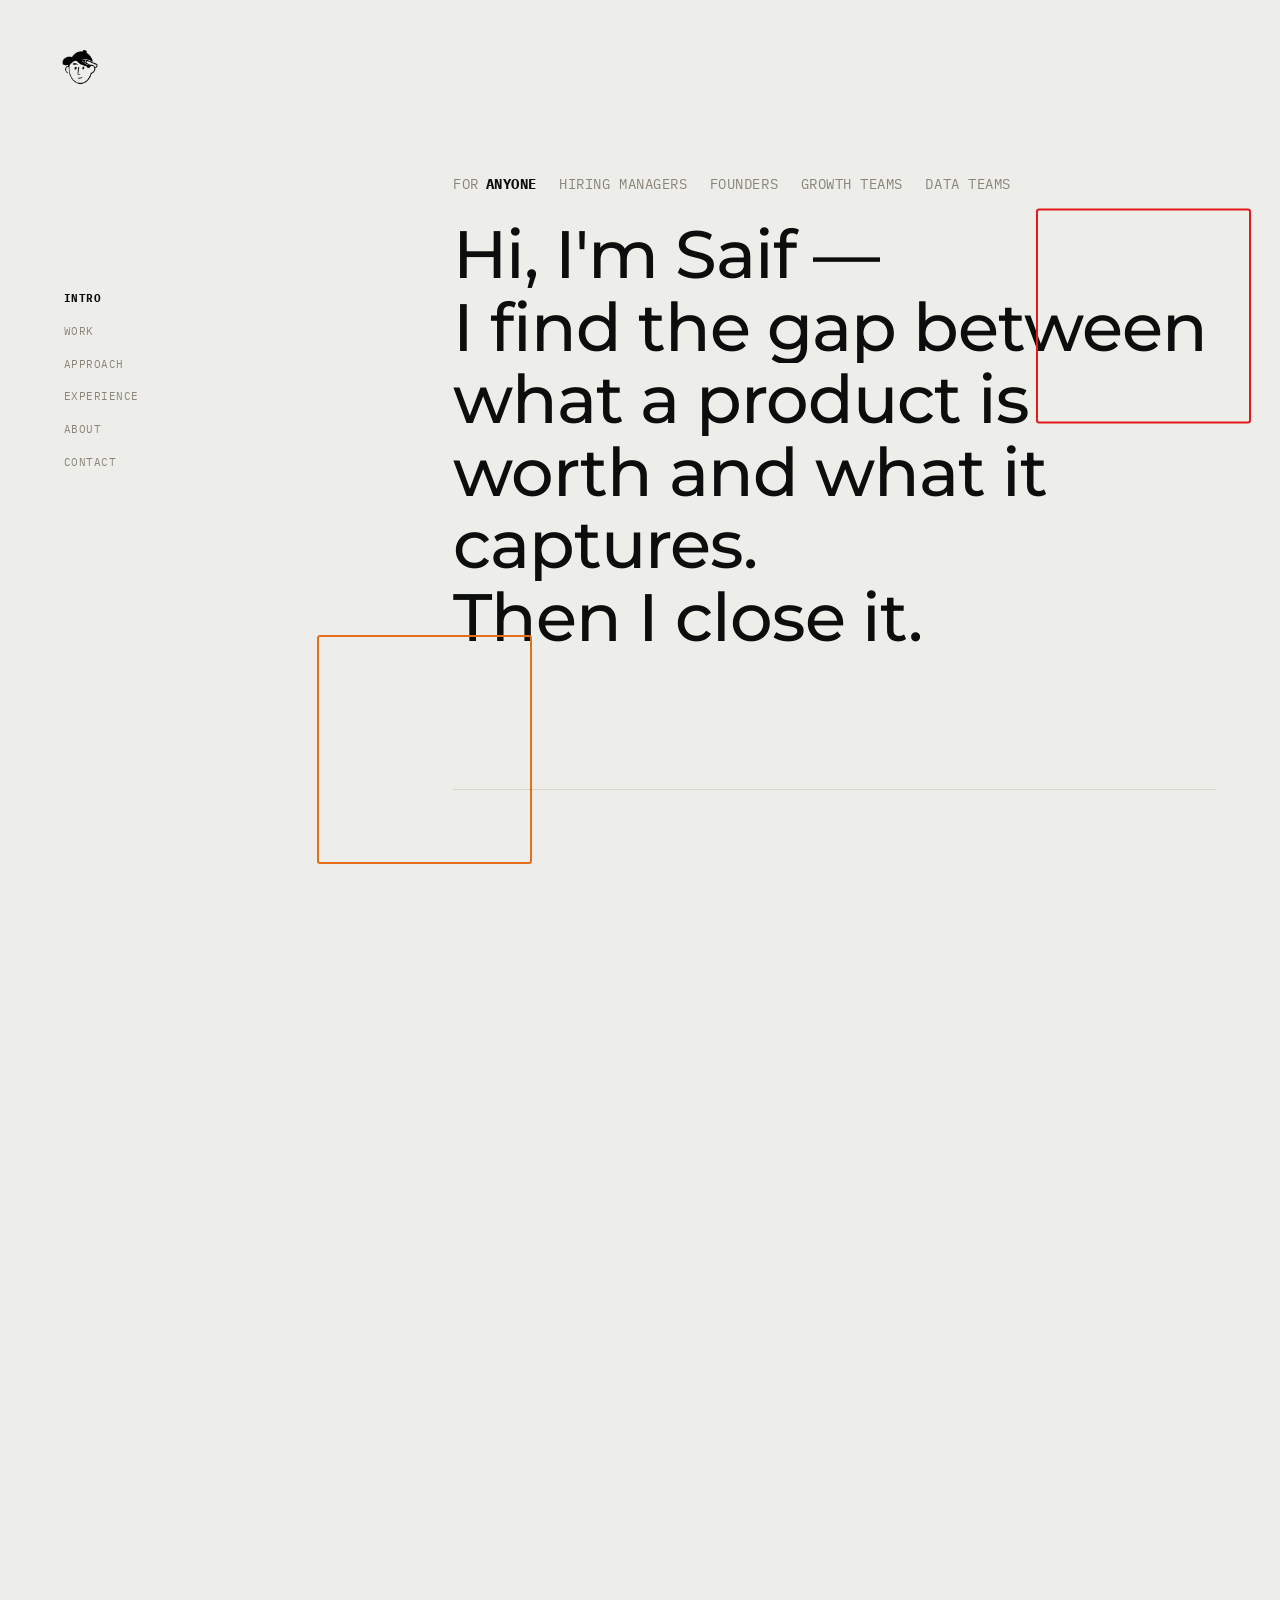
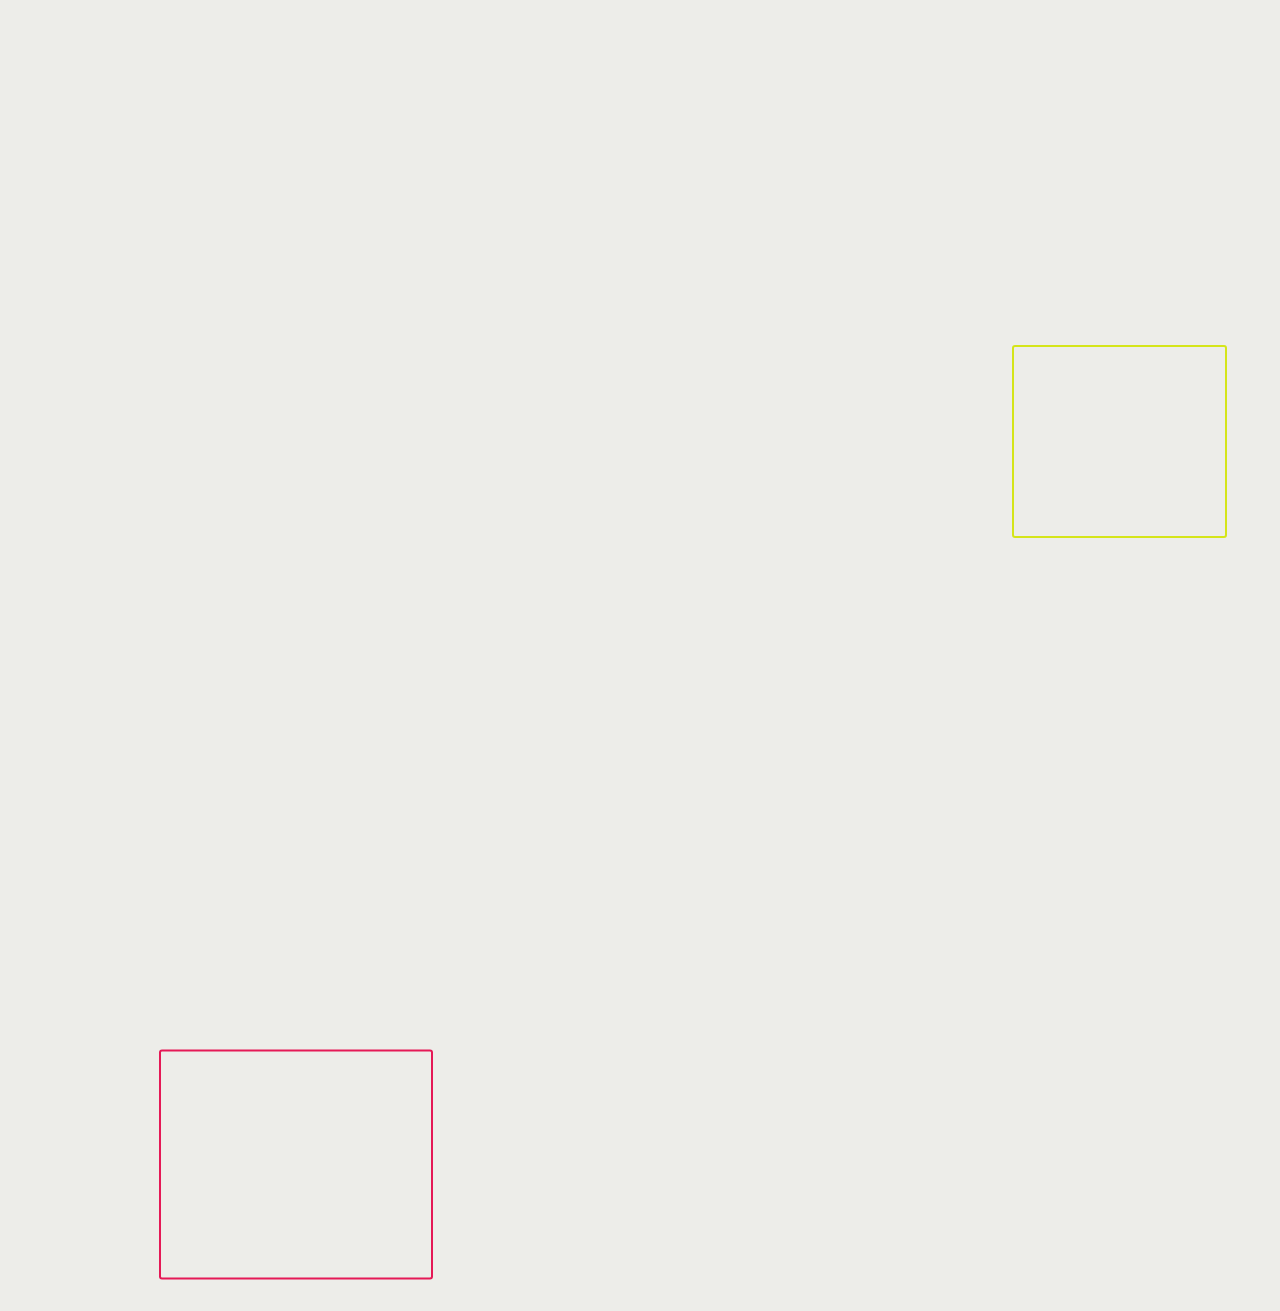
<file: index.html>
<!DOCTYPE html>
<html lang="en">
<head>
<meta charset="UTF-8">
<meta name="viewport" content="width=device-width, initial-scale=1.0">
<title>Saif Elmlah — 0 to 1 Product Manager</title>
<meta name="description" content="Growth product manager who finds the gap between what a product is worth and what it captures — then closes it. Built a live B2B intelligence platform from zero; cut user workflows 60% in production.">
<link rel="preconnect" href="https://fonts.googleapis.com">
<link rel="preconnect" href="https://fonts.gstatic.com" crossorigin>
<link href="https://fonts.googleapis.com/css2?family=Montserrat:wght@400;500;600;700;800&family=Inter:wght@400;500;600&family=IBM+Plex+Mono:wght@400;500;600;700&display=swap" rel="stylesheet">
<link rel="stylesheet" href="style.css">
<link rel="icon" type="image/png" href="assets/logo.png">
<script>
  // Runs before paint, before style.css even has a chance to apply —
  // guarantees the real site is hidden from frame 0, not just after
  // the splash CSS loads. Removed/overridden by script.js once the
  // splash's own fade-out finishes.
  document.documentElement.classList.add('splash-active');
</script>
</head>
<body>

<!-- ===== SPLASH SCREEN =====
     Shows on every load (no localStorage skip), holds, then fades out
     starting at 3s. Pure CSS animation, driven by .splash-active on
     <html> (set in the head, before body even paints, so there is no
     flash of the real site underneath). JS removes the class +
     unmounts the splash element after the fade finishes — see
     script.js. -->
<div class="splash" id="splash" aria-hidden="true">
  <div class="splash__mark">
    <span class="splash__bracket" aria-hidden="true">⟜</span>
    <span class="splash__name">Saif Elmlah</span>
  </div>
  <p class="splash__title">
    0 to 1 Product Manager
    <span class="splash__rule" aria-hidden="true"></span>
  </p>
</div>

<!-- ===== NAV ===== -->
<header class="topbar">
  <a href="#intro" class="topbar__logo" aria-label="Saif Elmlah — home">
    <img src="assets/logo.png" alt="Saif Elmlah logo" class="topbar__logo-mark">
  </a>
  <button class="topbar__toggle" id="navToggle" aria-label="Open menu" aria-expanded="false">
    <span></span><span></span>
  </button>
</header>

<a href="#intro" class="sectionnav__logo" aria-label="Saif Elmlah — home">
  <img src="assets/logo.png" alt="Saif Elmlah logo" class="sectionnav__logo-mark">
</a>

<nav class="sectionnav" id="dotnav" aria-label="Section navigation">
  <ul>
    <li><a href="#intro" class="active">Intro</a></li>
    <li><a href="#work">Work</a></li>
    <li><a href="#approach">Approach</a></li>
    <li><a href="#experience">Experience</a></li>
    <li><a href="#about">About</a></li>
    <li><a href="#contact">Contact</a></li>
  </ul>
</nav>

<main>

  <!-- ===== INTRO / HERO ===== -->
  <section id="intro" class="section hero">
    <p class="eyebrow mono">
      <span class="eyebrow__group">For
        <button class="audience" data-bio="anyone" aria-pressed="true">anyone</button>
      </span>
      <button class="audience" data-bio="Hiring_Managers">Hiring Managers</button>
      <button class="audience" data-bio="Founders">Founders</button>
      <button class="audience" data-bio="Growth_Teams">Growth Teams</button>
      <button class="audience" data-bio="Data_Teams">Data Teams</button>
    </p>
    <h1 class="hero__headline" data-reveal-lines id="heroHeadline">
      <span class="line">Hi, I'm Saif —</span>
      <span class="line">I find the gap between</span>
      <span class="line">what a product is worth and what it captures.</span>
      <span class="line">Then I close it.</span>
    </h1>
  </section>

  <!-- ===== WORK ===== -->
  <section id="work" class="section work-pin-section">
    <div class="work-pin" id="workPin">
    <p class="section__index mono">Work</p>

    <div class="project-viewport" id="workViewport">
      <div class="project-track stagger-group" id="workTrack">
    <a class="project" href="work/khabar.html">
      <div class="project__meta mono">LIVE — 2026</div>
      <span class="project__title hover-shift">Price data Egyptian fashion brands can't fake</span>
      <div class="project__layout">
        <div class="project__side">
          <p class="project__role mono">Role — Founder, Product &amp; Data</p>
          <ul class="project__tags mono">
            <li>Market Intelligence</li><li>Data Architecture</li><li>Go-to-Market</li><li>0→1</li>
          </ul>
        </div>
        <p class="project__body">
          Egyptian fashion brands compete on numbers they can't verify — including
          their own. I designed a market-intelligence platform that measures price
          and demand directly instead of trusting what brands report, built the
          full data taxonomy, and directed the engineering myself. Live today,
          tracking 23 brands and 70,000+ products.
        </p>
      </div>
    </a>

    <a class="project" href="work/insta-hired.html">
      <div class="project__meta mono">SHIPPED — 2024</div>
      <span class="project__title hover-shift">A bilingual job platform validated on $50</span>
      <div class="project__layout">
        <div class="project__side">
          <p class="project__role mono">Role — Co-Founder, Product Discovery</p>
          <ul class="project__tags mono">
            <li>Lean Validation</li><li>MVP Strategy</li><li>User Research</li><li>0→1</li>
          </ul>
        </div>
        <p class="project__body">
          Bilingual job seekers kept getting scammed or ignored by recruiters —
          I'd lived it myself. Rather than build on instinct, I ran four rounds
          of validation, then shipped three MVPs in four months for under $50.
          Result: a 100% referral rate and a validated product strategy before
          spending real money.
        </p>
      </div>
    </a>
      </div>
    </div>
    </div>
  </section>

  <!-- ===== APPROACH / VALUES ===== -->
  <section id="approach" class="section approach approach-pin-section">
    <div class="approach-pin" id="approachPin">
    <p class="section__index mono">Approach</p>
    <div class="approach__layout">

      <!-- Left lane: card 1 (Innovative/Resourceful) then card 4 (second paragraph) -->
      <div class="approach-lane approach-lane--left" id="approachLaneLeft">
        <div class="approach-track" id="approachTrackLeft">
          <div class="approach-card">
            <ul class="values">
              <li>Innovative</li>
              <li>Resourceful</li>
            </ul>
          </div>
          <div class="approach-card">
            <p class="approach__body approach__body--lower">
              At the same time, I believe good product work should be plain-spoken and responsible. Clear language, honest tradeoffs, and careful listening help teams make better decisions. My background in UX Research and Sales taught me to care about people as much as the product itself, and to keep ambitious ideas grounded in real value.
            </p>
          </div>
        </div>
      </div>

      <!-- Right lane: starts empty, then card 2 (first paragraph) slides
           up into view, then card 3 (Plain-spoken/Responsible) slides up
           to replace it. The leading empty .approach-card is what makes
           2's ARRIVAL visible from frame one, instead of 2 already
           sitting in place before any scrolling happens. -->
      <div class="approach-lane approach-lane--right" id="approachLaneRight">
        <div class="approach-track" id="approachTrackRight">
          <div class="approach-card approach-card--empty" aria-hidden="true"></div>
          <div class="approach-card">
            <p class="approach__body approach__body--upper">
              I approach product work with an innovative and resourceful mindset. To me, innovation means finding sharper ways to create value, especially when the obvious path is too slow, expensive, or limited. I enjoy working through constraints, testing ideas early, and turning imperfect conditions into useful progress.
            </p>
          </div>
          <div class="approach-card">
            <ul class="values">
              <li>Plain-spoken</li>
              <li>Responsible</li>
            </ul>
          </div>
        </div>
      </div>

    </div>
    </div>
  </section>

  <!-- Mobile-only: identical content, plain stacked flow, zero JS/pin involvement.
       Hidden on desktop via CSS, same pattern as Work's mobile fallback. -->
  <section class="section approach approach-mobile-fallback">
    <p class="section__index mono">Approach</p>
    <div class="approach__layout">
      <ul class="values">
        <li>Innovative</li>
        <li>Resourceful</li>
        <li>Plain-spoken</li>
        <li>Responsible</li>
      </ul>
      <p class="approach__body approach__body--upper">
        I approach product work with an innovative and resourceful mindset. To me, innovation means finding sharper ways to create value, especially when the obvious path is too slow, expensive, or limited. I enjoy working through constraints, testing ideas early, and turning imperfect conditions into useful progress.
      </p>
      <p class="approach__body approach__body--lower">
        At the same time, I believe good product work should be plain-spoken and responsible. Clear language, honest tradeoffs, and careful listening help teams make better decisions. My background in UX Research and Sales taught me to care about people as much as the product itself, and to keep ambitious ideas grounded in real value.
      </p>
    </div>
  </section>

  <!-- ===== EXPERIENCE TIMELINE ===== -->
  <section id="experience" class="section">
    <p class="section__index mono">Experience - A Well-rounded, T-shaped One</p>

    <ol class="timeline stagger-group">
        <li class="timeline__item">
        <p class="timeline__org mono">Khabar · Start-Up</p>
        <h3 class="timeline__role">Founder & Product Lead</h3>
        <div class="timeline__when mono">April 2026 - Present · Part-Time</div>
        <p class="timeline__body">Built and operate a live market-intelligence engine — 1M+ price observations across ~23 Egyptian fashion brands, 95–96% cross-brand normalisation — as a non-technical founder directing AI-assisted development.</p>
      </li>
      <li class="timeline__item">
        <p class="timeline__org mono">Dilogic Group · ArabFinance</p>
        <h3 class="timeline__role">Product Growth Manager</h3>
        <div class="timeline__when mono">Sep 2025 - Nov 2025 · Consultant</div>
        <p class="timeline__body">Increasing Arabfinance.com ad revenue by optimizing user interaction with the website.</p>
      </li>
      <li class="timeline__item">
        <p class="timeline__org mono">Dilogic Group</p>
        <h3 class="timeline__role">Product Architect</h3>
        <div class="timeline__when mono">April 2025 - March 2026 · Full-time</div>
        <p class="timeline__body">My first strategic product role where I was responsible for turning an enterpreneurial idea into a fully-designed product ready-for-development with a sound business logic and clear milestones for evaluating product market fitness.</p>
      </li>
      <li class="timeline__item">
        <p class="timeline__org mono">Insta-Hired · Self-Launched-Venture</p>
        <h3 class="timeline__role">Product Discovery Specialist</h3>
        <div class="timeline__when mono">Sep 2024 - Dec 2024 · Co-Founder</div>
        <p class="timeline__body">Led product discovery, designed and partnered with technical co-founder to launch 3 product releases in 4 months and achieving Product-Market Fit.</p>
      </li>
      <li class="timeline__item">
        <p class="timeline__org mono">VOIS_</p>
        <h3 class="timeline__role">Convergence Sales Specialist</h3>
        <div class="timeline__when mono">Jan 2024 - Sep 2024 · Co-Founder</div>
        <p class="timeline__body">Closed 200+ sales deals where I maintained sales quality score over 85% and month-over-month sales target above 80%.</p>
      </li>
      <li class="timeline__item">
        <p class="timeline__org mono">Multiple Clients</p>
        <h3 class="timeline__role">UX Researcher</h3>
        <div class="timeline__when mono">Apr 2022 - Jun 2023 · Freelancer</div>
        <p class="timeline__body">Conducted user research on a project-by-project basis to accommodate university schedule and exams.</p>
      </li>
    </ol>
  </section>

  <!-- ===== ABOUT ===== -->
  <section id="about" class="section about">
    <p class="section__index mono">About</p>
    <div class="about__grid">
      <div class="about__photo">
        <img src="assets/logo.png" alt="Illustrated portrait of Saif Elmlah">
      </div>
      <div class="about__text">
        <p>
          I'm a Cairo-based growth product manager with a background in Sales and UX Research. That mix taught me to listen closely, care about the people involved, and treat the human side of product work as seriously as the technical side.
        </p>
        <p>
          I care about creating and amplifying value wherever I am, whether through a product, a team, or an article. I’m a fanatic — yeah, not a typo — of two things: football and crazy ideas. I believe football is more than a game, and every idea has the potential to meaningfully change someone’s world.
        </p>
        <div class="about__degree">
          <!-- <p class="timeline__org mono">PLACEHOLDER UNIVERSITY</p> Remove comments if you want to add them-->
          <h3 class="timeline__role timeline__role--small">B.A. French Language & Literary Studies</h3>
          <div class="timeline__when mono">Sep 2019 - Jun 2023</div>
          <p class="timeline__body">Where I developed thinking depth that transcends tools and technical skills to lead them with confidence</p>
        </div>
      </div>
    </div>

<!--    <div class="about__notes stagger-group">
      <blockquote class="note">
        <p>“Placeholder quote — swap for a real line from a manager, mentor,
        or teammate about how you work, once you have one.”</p>
        <footer>Placeholder Name <span class="mono">— Manager</span></footer>
      </blockquote>

      <blockquote class="note">
        <p>“Placeholder quote — a peer's take on how you collaborate or how
        you think through ambiguous problems.”</p>
        <footer>Placeholder Name <span class="mono">— Peer Analyst</span></footer>
      </blockquote>
    </div> -->
  </section>

  <!-- ===== CERTIFICATIONS CAROUSEL =====
       Own top-level section (not nested in #about) so it picks up the
       standard .section fade-in-on-scroll + top hairline treatment for
       free.

       Each SVG is a COMPLETE cert-item card on its own — logo mark,
       divider, certificate name, and duration are all baked into the
       file as exported (confirmed by extracting the embedded raster
       data: the "logo" is the full wordmark image, and the cert
       name/duration are vector text already inside the same file).
       There is no separate bare logomark to pair with extra HTML
       text, so each <img> is used as-is with NOTHING else layered on
       top — adding parallel HTML text was the original bug (it
       rendered as a literal duplicate of text already inside the
       SVG).

       Logos render twice back-to-back (.certs__track holds two
       identical sets) for the seamless CSS loop; see the keyframe
       comment in style.css for why -50% (not -100%) is the right
       value. Hovering anywhere over the strip pauses the scroll;
       moving away resumes it — pure CSS, no JS needed for that part. -->
  <section class="section certs">
    <p class="certs__label mono">Continuous learning</p>
    <div class="certs__carousel" id="certsCarousel">
      <div class="certs__track" id="certsTrack">
        <div class="cert-item"><img src="assets/certs/mckinsey.svg" alt="McKinsey & Company — Forward Program, 6 Months" class="cert-item__img"></div>
        <div class="cert-item"><img src="assets/certs/google.svg" alt="Google — UXD Professional Certificate, 6 Months" class="cert-item__img"></div>
        <div class="cert-item"><img src="assets/certs/udacity.svg" alt="Udacity — UXR Nanodegree, 3 Months" class="cert-item__img"></div>
        <div class="cert-item"><img src="assets/certs/uva-darden.svg" alt="University of Virginia, Darden School of Business — Design Thinking, 4 Weeks" class="cert-item__img"></div>
        <div class="cert-item"><img src="assets/certs/365ds.svg" alt="365 Data Science — Business Analyst Track, 55 Hours" class="cert-item__img"></div>
        <!-- Set 2 — exact duplicate, required for the seamless loop -->
        <div class="cert-item" aria-hidden="true"><img src="assets/certs/mckinsey.svg" alt="" class="cert-item__img"></div>
        <div class="cert-item" aria-hidden="true"><img src="assets/certs/google.svg" alt="" class="cert-item__img"></div>
        <div class="cert-item" aria-hidden="true"><img src="assets/certs/udacity.svg" alt="" class="cert-item__img"></div>
        <div class="cert-item" aria-hidden="true"><img src="assets/certs/uva-darden.svg" alt="" class="cert-item__img"></div>
        <div class="cert-item" aria-hidden="true"><img src="assets/certs/365ds.svg" alt="" class="cert-item__img"></div>
      </div>
    </div>
  </section>

  <!-- ===== CONTACT ===== -->
  <section id="contact" class="section contact">
    <p class="contact__status mono">
      <span class="status-dot" aria-hidden="true"></span>
      Open to new roles
    </p>
    <h2 class="contact__headline">Let's talk about the value your product is leaving on the table..</h2>
    <a class="contact__email" href="mailto:momar9055@gmail.com">send me an email</a>
    <div class="contact__links">
      <a href="https://www.linkedin.com/in/saif-elmlah/" target="_blank" rel="noopener">LinkedIn</a>
      <a href="assets/Saif_Elmlah_CV.pdf" download>Résumé (PDF)</a>
      <a href="https://medium.com/@mala7" target="_blank" rel="noopener">Medium Blog</a>
    </div>
    <p class="colophon mono">
      <img src="assets/logo.png" alt="" class="colophon__mark">
      Built by Saif Elmlah, and bragged about it to friends. © 2026
    </p>
  </section>

</main>

<!-- Populated entirely by JS (see script.js) — positions are computed from
     each section's real measured layout, not hardcoded here. -->
<div id="scatterLayer" aria-hidden="true"></div>

<script src="script.js"></script>
</body>
</html>
</file>
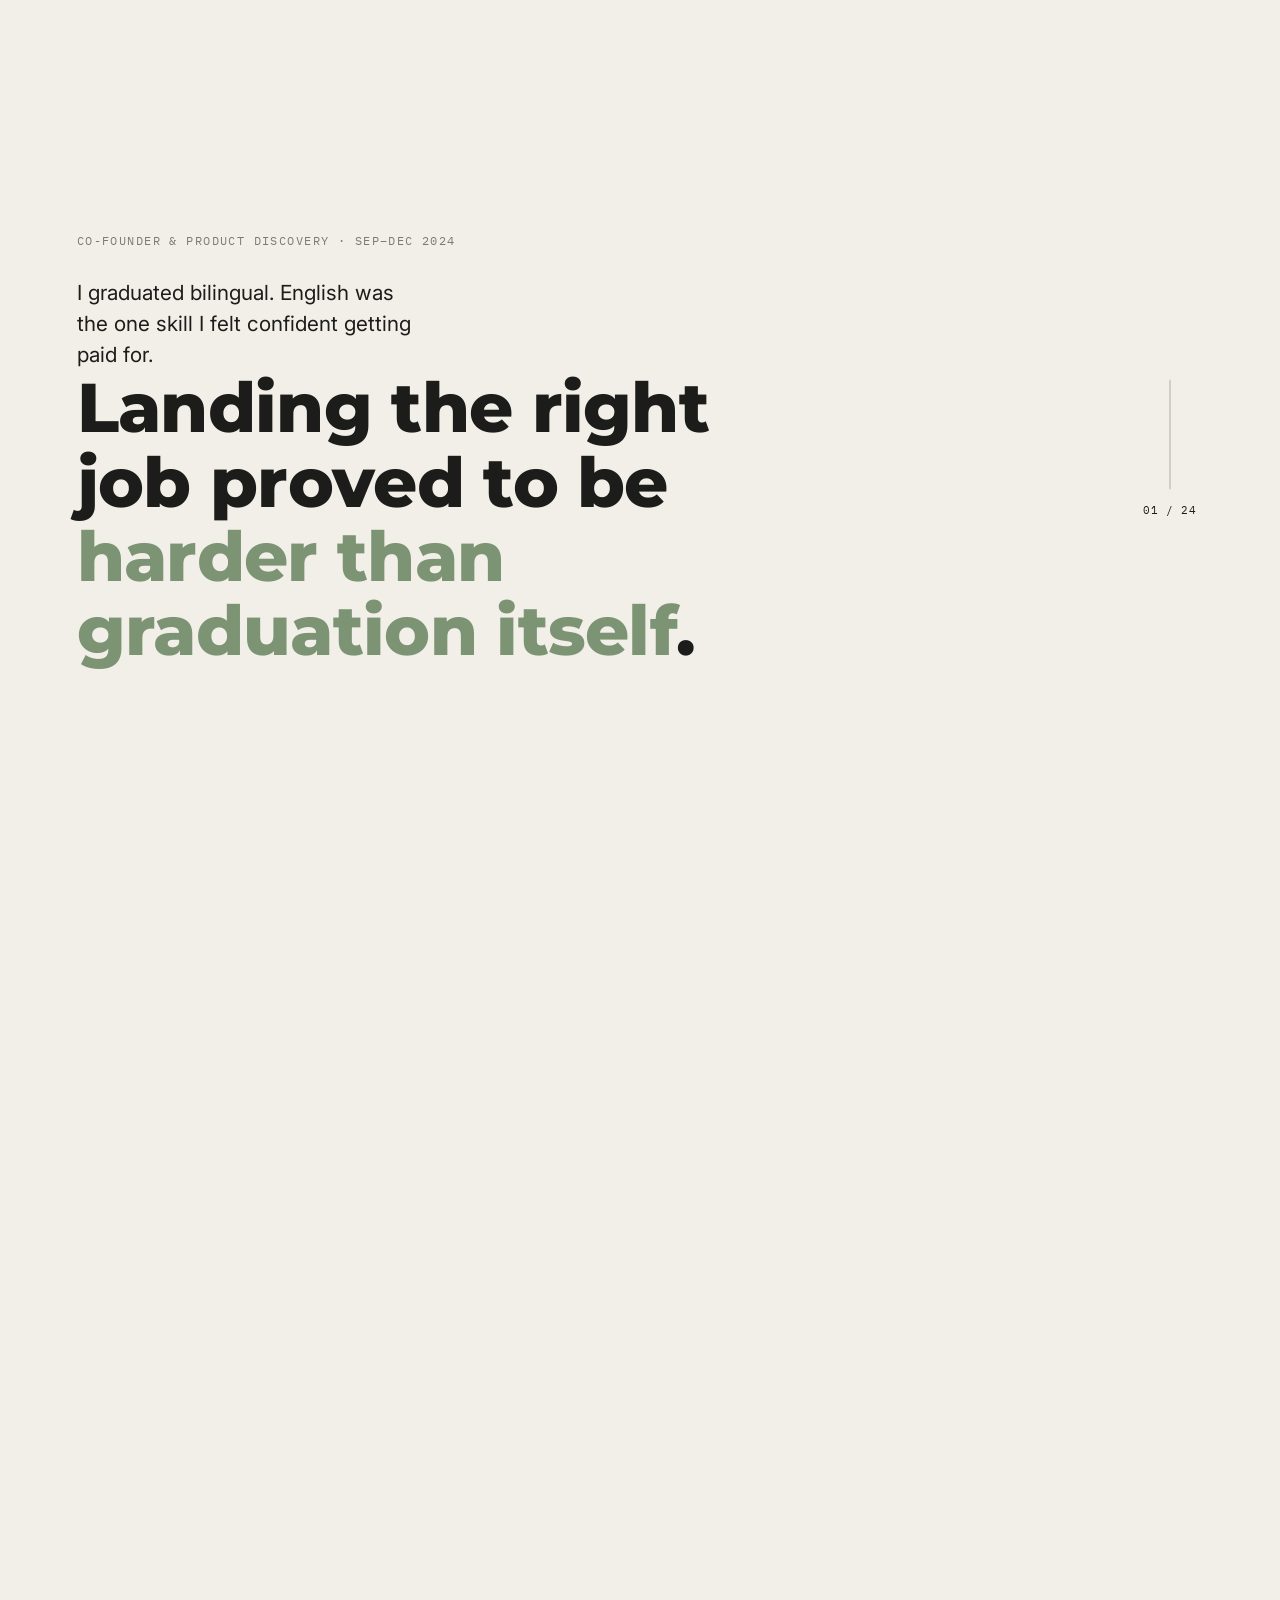
<file: work/insta-hired.html>
<!DOCTYPE html>
<html lang="en">
<head>
<meta charset="UTF-8">
<meta name="viewport" content="width=device-width, initial-scale=1.0">
<title>Insta-Hired — Founding Product Case Study</title>
<link rel="preconnect" href="https://fonts.googleapis.com">
<link rel="preconnect" href="https://fonts.gstatic.com" crossorigin>
<link href="https://fonts.googleapis.com/css2?family=IBM+Plex+Mono:wght@500&family=Inter:wght@400;500;600&family=Montserrat:wght@800&display=swap" rel="stylesheet">
<style>
  :root {
    --ink: #1c1c1a;
    --paper: #f1efe7;
    --accent: #7c9473;
    --gray-on-paper: #6f6f68;
    --hairline: rgba(28, 28, 26, 0.15);
    --gutter: clamp(1.5rem, 6vw, 5rem);
  }

  * { margin: 0; padding: 0; box-sizing: border-box; }

  html, body { background: var(--paper); }

  body {
    color: var(--ink);
    font-family: 'Inter', sans-serif;
    line-height: 1.6;
  }

  .scroll-spacer {
    height: 2200vh; /* recalculated by JS — pre-JS fallback only */
  }

  .stage-beat {
    position: fixed;
    inset: 0;
    display: flex;
    flex-direction: column;
    align-items: flex-start;
    justify-content: center;
    text-align: left;
    padding: var(--gutter);
    padding-right: clamp(4rem, 12vw, 9rem);
    clip-path: inset(100% 0 0 0);
    will-change: clip-path, transform;
  }

  .stage-beat:first-of-type { clip-path: none; }

  .bg-paper { background: var(--paper); color: var(--ink); }
  .bg-accent { background: var(--accent); color: var(--paper); }

  .eyebrow-role {
    font-family: 'IBM Plex Mono', monospace;
    font-size: 0.75rem;
    letter-spacing: 0.08em;
    text-transform: uppercase;
    margin-bottom: 1.5rem;
    opacity: 0.75;
  }

  .beat-big {
    font-family: 'Montserrat', sans-serif;
    font-weight: 800;
    font-size: clamp(2rem, 7vw, 4.5rem);
    line-height: 1.1;
    letter-spacing: -0.01em;
    max-width: 18ch;
  }

  .beat-normal {
    font-family: 'Inter', sans-serif;
    font-weight: 500;
    font-size: clamp(1.15rem, 3vw, 1.65rem);
    line-height: 1.55;
    max-width: 32ch;
  }

  .key[data-tone="accent"] { color: var(--accent); font-weight: 800; }
  .key[data-tone="ink"] { color: var(--ink); font-weight: 800; }

  .stats {
    display: flex;
    flex-wrap: wrap;
    gap: clamp(2rem, 6vw, 4rem);
    justify-content: flex-start;
    margin-top: clamp(1.5rem, 4vw, 2.5rem);
  }

  .stat-num {
    font-family: 'Montserrat', sans-serif;
    font-weight: 800;
    font-size: clamp(2rem, 6vw, 3.5rem);
  }

  .bg-accent .stat-num { color: var(--ink); }
  .bg-paper .stat-num { color: var(--accent); }

  .stat-label {
    font-family: 'IBM Plex Mono', monospace;
    font-size: 0.78rem;
    letter-spacing: 0.06em;
    text-transform: uppercase;
    margin-top: 0.4rem;
    opacity: 0.75;
  }

  .deck-card {
    max-width: 56rem;
    border: 1px solid var(--hairline);
    border-radius: 8px;
    overflow: hidden;
    background: var(--paper);
  }

  .deck-card iframe {
    width: 100%;
    aspect-ratio: 16 / 9;
    border: none;
    display: block;
    background: var(--paper);
  }

  .deck-caption {
    font-family: 'IBM Plex Mono', monospace;
    font-size: 0.8rem;
    color: var(--gray-on-paper);
    padding: 1rem;
    border-top: 1px solid var(--hairline);
  }
  
  .deck-caption a {
  color: var(--accent);
  text-decoration: underline;
  }

  .progress-hud {
    position: fixed;
    right: var(--gutter);
    top: 50%;
    transform: translateY(-50%);
    z-index: 999;
    display: flex;
    flex-direction: column;
    align-items: center;
    gap: 0.6rem;
  }

  .progress-rail {
    width: 2px;
    height: 110px;
    background: rgba(28, 28, 26, 0.15);
    position: relative;
    overflow: hidden;
    border-radius: 1px;
  }

  .progress-fill {
    width: 100%;
    height: calc(var(--progress, 0) * 100%);
    background: var(--accent);
  }

  .chapter-label {
    font-family: 'IBM Plex Mono', monospace;
    font-size: 0.68rem;
    letter-spacing: 0.05em;
    color: var(--ink);
    background: rgba(241, 239, 231, 0.85);
    padding: 2px 7px;
    border-radius: 3px;
    white-space: nowrap;
  }

  .reduced-motion .progress-hud { display: none; }
  .reduced-motion .stage-beat,
  noscript ~ .stage-beat {
    position: relative;
    height: 100vh;
    clip-path: none !important;
    transform: none !important;
  }
  .reduced-motion .scroll-spacer { display: none; }


  /* ---------- lean editorial type roles ---------- */
  .kicker { font-family:'IBM Plex Mono',monospace; font-size:clamp(0.65rem,1.2vw,0.74rem); letter-spacing:0.12em; text-transform:uppercase; opacity:0.55; margin-bottom:clamp(1rem,2.6vw,1.6rem); }
  .say { font-family:'Inter',sans-serif; font-weight:400; font-size:clamp(1rem,2.3vw,1.3rem); line-height:1.5; max-width:27ch; }
  .hit { font-family:'Montserrat',sans-serif; font-weight:800; font-size:clamp(1.7rem,5.5vw,3.3rem); line-height:1.12; letter-spacing:-0.01em; max-width:16ch; }
  .hit-lg { font-family:'Montserrat',sans-serif; font-weight:800; font-size:clamp(2.2rem,7.15vw,4.3rem); line-height:1.08; letter-spacing:-0.01em; max-width:16ch; }
  .solo { font-family:'Montserrat',sans-serif; font-weight:800; font-size:clamp(2.6rem,11vw,6.8rem); line-height:0.95; letter-spacing:-0.02em; }
  .spacer-line { height:clamp(0.8rem,3vw,1.6rem); }
  .say + .hit, .hit + .say, .kicker + .hit, .kicker + .say, .hit + .hit-lg { margin-top:clamp(0.8rem,2.2vw,1.2rem); }

  /* ---------- stat hierarchy: multi-number rows ---------- */
  .fig-row {
    display: flex;
    align-items: flex-start;
    flex-wrap: wrap;
    gap: clamp(1.5rem, 4.5vw, 3rem);
    margin-top: clamp(1.5rem, 4.5vw, 2.4rem);
  }
  .fig-block {
    display: flex;
    flex-direction: column;
    gap: clamp(0.3rem, 1vw, 0.5rem);
  }
  .fig-div {
    align-self: stretch;
    width: 1px;
    background: currentColor;
    opacity: 0.2;
    min-height: 2.2rem;
  }
  .fig-num {
    font-family: 'Montserrat', sans-serif;
    font-weight: 800;
    font-variant-numeric: tabular-nums;
    font-size: clamp(2.1rem, 6.4vw, 3.6rem);
    line-height: 0.95;
    letter-spacing: -0.02em;
  }
  .fig-label {
    font-family: 'IBM Plex Mono', monospace;
    font-size: clamp(0.62rem, 1.05vw, 0.72rem);
    letter-spacing: 0.07em;
    text-transform: uppercase;
    opacity: 0.6;
    max-width: 14ch;
    line-height: 1.3;
  }

  /* ---------- stat hierarchy: single standout number ---------- */
  .stat-solo {
    margin-top: clamp(1.4rem, 4vw, 2.2rem);
  }
  .stat-solo .fig-num {
    font-family: 'Montserrat', sans-serif;
    font-weight: 800;
    font-variant-numeric: tabular-nums;
    font-size: clamp(2.1rem, 6.4vw, 3.6rem); /* matched to standard .fig-num scale — was oversized relative to every other stat */
    line-height: 0.95;
    letter-spacing: -0.02em;
    display: block;
  }
  .stat-solo .fig-label {
    margin-top: 0.4rem;
  }


  .note {
    font-family: 'Inter', sans-serif;
    font-weight: 400;
    font-size: clamp(0.8rem, 1.6vw, 0.95rem);
    line-height: 1.55;
    max-width: 30ch;
    opacity: 0.62;
  }
  .peek-card {
    max-width: min(90vw, 44rem);
    border: 1px solid var(--hairline);
    border-radius: 8px;
    overflow: hidden;
    background: #fff;
  }
  .peek-card img,
  .peek-card video {
    width: 100%;
    height: auto;
    display: block;
  }
  .peek-card.is-wireframe img {
    image-rendering: -webkit-optimize-contrast;
    image-rendering: crisp-edges;
  }

  @media (max-width: 600px) {
    .stage-beat { padding-right: var(--gutter); }
    .progress-hud {
      display: block;
      position: fixed;
      top: 0;
      left: 0;
      right: 0;
      transform: none;
      z-index: 999;
    }
    .progress-rail {
      width: 100%;
      height: 3px;
      border-radius: 0;
    }
    .progress-fill {
      width: calc(var(--progress, 0) * 100%);
      height: 100%;
    }
    .chapter-label {
      position: absolute;
      top: 8px;
      inset-inline-end: var(--gutter);
    }
    .stats { gap: 2rem; }
  }
</style>
</head>
<body>

  <div class="scroll-spacer"></div>

  <div class="progress-hud" id="progressHud">
    <div class="progress-rail"><div class="progress-fill" id="progressFill"></div></div>
    <div class="chapter-label" id="chapterLabel">01 / 24</div>
  </div>

  <section class="stage-beat bg-paper">
    <div class="stack">
      <p class="kicker">Co-founder &amp; Product Discovery · Sep–Dec 2024</p>
      <p class="say">I graduated bilingual. English was the one skill I felt confident getting paid for.</p>
      <p class="hit-lg">Landing the right job proved to be <span class="key" data-tone="accent">harder than graduation itself</span>.</p>
    </div>
  </section>
  <section class="stage-beat bg-accent">
    <div class="stack">
      <p class="hit">Jobs scattered in Facebook posts and groups. Outright scams. Recruiters who never return your messages.</p>
      <p class="say" style="margin-top:0.9rem">An exhausting cycle that ended — when it ended at all — more by luck than by design.</p>
    </div>
  </section>
  <section class="stage-beat bg-paper">
    <div class="stack">
      <p class="kicker">The obvious solution</p>
      <p class="hit">Build a job board. Filter by language. <span class="key" data-tone="accent">Match bilinguals to jobs.</span></p>
      <p class="say" style="margin-top:0.9rem">However, it sounds so obvious that anyone who's lived this problem would build it.</p>
    </div>
  </section>
  <section class="stage-beat bg-accent">
    <div class="stack">
      <p class="say">I nearly did. Then I realized something uncomfortable:</p>
      <p class="hit-lg">My idea was full of <span class="key" data-tone="ink">bias</span>.</p>
    </div>
  </section>
  <section class="stage-beat bg-paper">
    <div class="stack">
      <p class="kicker">The trap of personal frustration</p>
      <p class="say">I was solving from my own pain — a job seeker's pain. But a job board is a two-sided marketplace.</p>
      <p class="hit" style="margin-top:0.9rem">The job market has <span class="key" data-tone="accent">more players than talent</span>.</p>
    </div>
  </section>
  <section class="stage-beat bg-accent">
    <div class="stack">
      <p class="kicker">The resources</p>
      <p class="hit">$50. No coding skills. <span class="key" data-tone="ink">Four months.</span></p>
    </div>
  </section>
  <section class="stage-beat bg-paper">
    <div class="stack">
      <p class="kicker">So before building anything</p>
      <p class="say">I forced the idea through four rounds of de-risking — from personas to wireframes my co-founder could validate early.</p>
      <p class="hit" style="margin-top:0.9rem">Evidence before <span class="key" data-tone="accent">conviction</span>.</p>
      <div class="fig-row">
        <div class="fig-block"><span class="fig-num">4</span><span class="fig-label">De-risking rounds</span></div>
        <div class="fig-div"></div>
        <div class="fig-block"><span class="fig-num">2</span><span class="fig-label">Sides of the marketplace mapped</span></div>
      </div>
    </div>
  </section>
  <section class="stage-beat bg-accent">
    <div class="stack">
      <p class="say">Spec wireframes describe a solution — too finished to challenge. So I chose descriptive ones.</p>
      <p class="hit" style="margin-top:0.9rem">Show <span class="key" data-tone="ink">function</span>, not form. Easier to break early.</p>
      <p class="note" style="margin-top:1rem">Descriptive wireframes map what a screen does, not how it looks.</p>
    </div>
  </section>
  <section class="stage-beat bg-paper">
    <div class="stack">
      <p class="kicker">A peek at the wireframes</p>
      <div class="peek-card is-wireframe">
        <img src="media/descriptive-wireframes.png" alt="Descriptive wireframes for Insta-Hired, showing job listings, filters, and application status screens" loading="lazy">
      </div>
    </div>
  </section>
  <section class="stage-beat bg-accent">
    <div class="stack">
      <p class="say">At some point, research has to meet reality.</p>
      <p class="hit">So I shipped. <span class="key" data-tone="ink">Three times</span> — for less than $50.</p>
    </div>
  </section>
  <section class="stage-beat bg-paper">
    <div class="stack">
      <p class="kicker">V1.0 · Do people care?</p>
      <p class="hit">WordPress.</p>
      <p class="say" style="margin-top:0.9rem">Live in days. No code. Cheapest possible way to find out if anyone would sign up.</p>
    </div>
  </section>
  <section class="stage-beat bg-accent">
    <div class="stack">
      <p class="kicker">A peek at V1.0</p>
      <div class="peek-card">
        <img src="media/wordpress-v1.gif" alt="Live recording of the Insta-Hired WordPress V1.0 prototype" loading="lazy">
      </div>
    </div>
  </section>
  <section class="stage-beat bg-paper">
    <div class="stack">
      <p class="kicker">V1.1 · Can we iterate on it?</p>
      <p class="hit">Softr, no-code.</p>
      <p class="say" style="margin-top:0.9rem">Signs of life — but too rigid to move on. So we rebuilt on something we could reshape weekly.</p>
    </div>
  </section>
  <section class="stage-beat bg-accent">
    <div class="stack">
      <p class="kicker">A peek at V1.1</p>
      <div class="peek-card">
        <img src="media/softr-v1-1.gif" alt="Live recording of the Insta-Hired Softr V1.1 prototype" loading="lazy">
      </div>
    </div>
  </section>
  <section class="stage-beat bg-paper">
    <div class="stack">
      <p class="kicker">V1.2 · Would it hold up in the market?</p>
      <p class="hit">Figma prototype.</p>
      <p class="say" style="margin-top:0.9rem">Not "do people like it?" — but "would this survive real competition?"</p>
    </div>
  </section>
  <section class="stage-beat bg-accent">
    <div class="stack">
      <p class="kicker">A peek at V1.2</p>
      <div class="peek-card">
        <img src="media/figma-prototype-v1-2.gif" alt="Live recording of the Insta-Hired Figma V1.2 prototype" loading="lazy">
      </div>
    </div>
  </section>
  <section class="stage-beat bg-paper">
    <div class="stack">
      <p class="kicker">V1 asked: do job seekers need this enough to actually use it?</p>
      <p class="say">Nearly every user came through someone else's recommendation. When we needed research participants, they brought their friends.</p>
      <div class="fig-row">
        <div class="fig-block"><span class="fig-num">100%</span><span class="fig-label">Referral rate</span></div>
        <div class="fig-div"></div>
        <div class="fig-block"><span class="fig-num">100+</span><span class="fig-label">Early signups</span></div>
        <div class="fig-div"></div>
        <div class="fig-block"><span class="fig-num">1</span><span class="fig-label">Signed LOI</span></div>
      </div>
    </div>
  </section>
  <section class="stage-beat bg-accent">
    <div class="stack">
      <p class="say">The numbers said yes. But they also said something I hadn't expected.</p>
      <p class="hit">The data forced <span class="key" data-tone="ink">two pivots</span>.</p>
    </div>
  </section>
  <section class="stage-beat bg-paper">
    <div class="stack">
      <p class="kicker">Pivot one</p>
      <p class="say">Every job board asks users to sign up first. Ours shouldn't have.</p>
      <p class="hit" style="margin-top:0.9rem">Search and apply <span class="key" data-tone="accent">without registering</span>. Accounts could wait.</p>
    </div>
  </section>
  <section class="stage-beat bg-accent">
    <div class="stack">
      <p class="kicker">Pivot two</p>
      <p class="say">I'd cast recruiters as the enemy. They were the shortcut.</p>
      <p class="hit" style="margin-top:0.9rem">They already had the networks I'd need months to build — <span class="key" data-tone="ink">partnering saved us runway</span>.</p>
    </div>
  </section>
  <section class="stage-beat bg-paper">
    <div class="stack">
      <p class="say">What started as "a job board for bilinguals" became something different:</p>
      <p class="hit">A validated product strategy, a clear business model, and a <span class="key" data-tone="accent">proven market</span> — for $50.</p>
    </div>
  </section>
  <section class="stage-beat bg-accent">
    <div class="stack">
      <p class="kicker">Who did what</p>
      <p class="hit">Every strategic call — from research to both pivots — was <span class="key" data-tone="ink">mine</span>.</p>
      <p class="say" style="margin-top:0.8rem">Every line of code across all three MVPs — my co-founder, Osama Ali.</p>
    </div>
  </section>
  <section class="stage-beat bg-paper">
    <div class="stack">
      <p class="say">The full 26-slide presentation tells the detailed story.</p>
      <p class="hit">See the original deck <span class="key" data-tone="accent">below ↓</span></p>
    </div>
  </section>
  <section class="stage-beat bg-accent">
    <div class="stack">
      <p class="kicker">Original presentation</p>
      <div class="deck-card">
        <!-- Swap the src below for your real Figma embed URL -->
        <iframe src="https://embed.figma.com/deck/UhdsMnJrRoGSllmPidaM3W/Untitled?node-id=3-219&t=UIUwGancPx2VXCVV-1&embed-host=notion&footer=false&theme=system&embed-host=notion&footer=false&theme=system" title="Insta-Hired presentation deck — 26 slides" loading="lazy"></iframe>
        <p class="deck-caption">View the full presentation <a href="https://embed.figma.com/deck/UhdsMnJrRoGSllmPidaM3W/Untitled?node-id=3-219&t=UIUwGancPx2VXCVV-1&embed-host=notion&footer=false&theme=system&embed-host=notion&footer=false&theme=system" target="_blank" rel="noopener">here</a>.</p>
      </div>
    </div>
  </section>

  <noscript>
    <style>.stage-beat { position: relative !important; height: 100vh; clip-path: none !important; transform: none !important; } .scroll-spacer { display: none !important; } .progress-hud { display: none !important; }</style>
  </noscript>

  <script>
    var reducedMotion = !window.matchMedia('(prefers-reduced-motion: no-preference)').matches;

    if (reducedMotion) {
      document.body.classList.add('reduced-motion');
    } else {
      /* Tune these two numbers to taste. */
      var ZONE_VH_MULTIPLIER = 2.2;   // scroll distance per transition — higher = slower
      var ENTRY_OFFSET = 42;          // px the incoming beat slides up while arriving
      var EXIT_OFFSET = 20;           // px the outgoing beat drifts up while covered

      /*
        One direction per transition, hand-sequenced rather than
        strictly alternating — no two in a row repeat, and it doesn't
        fall into an obvious short cycle. Extend/reorder freely;
        there must be one entry per transition (beats.length - 1).
      */
      var DIRECTIONS = ['ttb', 'ltr', 'rtl', 'ttb', 'rtl', 'ltr', 'rtl', 'ltr', 'rtl', 'btt', 'ttb', 'ltr', 'ttb', 'btt', 'ttb', 'btt', 'rtl', 'ttb', 'ltr', 'rtl', 'btt', 'ttb', 'btt'];

      var beats = Array.from(document.querySelectorAll('.stage-beat'));
      var spacer = document.querySelector('.scroll-spacer');
      var progressFill = document.getElementById('progressFill');
      var chapterLabel = document.getElementById('chapterLabel');
      var statStates = {};
      var zoneHeight = 0;
      var totalHeight = 0;

      function recalc() {
        zoneHeight = window.innerHeight * ZONE_VH_MULTIPLIER;
        totalHeight = (beats.length - 1) * zoneHeight;
        spacer.style.height = (totalHeight + window.innerHeight) + 'px'; // +1vh buffer so the final transition can reach 100%
      }

      function clipFor(direction, hiddenAmount) {
        switch (direction) {
          case 'ltr': return 'inset(0 ' + hiddenAmount + '% 0 0)';
          case 'btt': return 'inset(' + hiddenAmount + '% 0 0 0)';
          case 'ttb': return 'inset(0 0 ' + hiddenAmount + '% 0)';
          default:    return 'inset(0 0 0 ' + hiddenAmount + '%)'; /* rtl */
        }
      }

      function animateCount(el) {
        var target = parseFloat(el.dataset.target);
        var suffix = el.dataset.suffix || '';
        var duration = 900;
        var start = performance.now();
        function tick(now) {
          var p = Math.min((now - start) / duration, 1);
          var eased = 1 - Math.pow(1 - p, 3);
          el.textContent = Math.round(target * eased) + suffix;
          if (p < 1) requestAnimationFrame(tick);
        }
        requestAnimationFrame(tick);
      }

      function handleStats(beatIndex, progress) {
        var statEls = beats[beatIndex].querySelectorAll('[data-target]');
        if (!statEls.length) return;
        var key = 'beat' + beatIndex;
        if (progress >= 0.5 && statStates[key] !== 'shown') {
          statStates[key] = 'shown';
          statEls.forEach(function (el) {
            el.textContent = '0' + (el.dataset.suffix || '');
            animateCount(el);
          });
        } else if (progress < 0.08 && statStates[key] === 'shown') {
          statStates[key] = 'hidden';
        }
      }

      function onScroll() {
        var scrollY = window.scrollY;
        var progress = [];

        for (var i = 1; i < beats.length; i++) {
          var zoneStart = (i - 1) * zoneHeight;
          var p = (scrollY - zoneStart) / zoneHeight;
          progress[i] = Math.max(0, Math.min(1, p));
        }

        beats.forEach(function (beat, i) {
          var p = progress[i] || 0;

          if (i > 0) {
            var hiddenAmount = (1 - p) * 100;
            var dir = DIRECTIONS[i - 1] || 'rtl';
            beat.style.clipPath = clipFor(dir, hiddenAmount);
            handleStats(i, p);
          }

          var entry = i === 0 ? 0 : (1 - p) * ENTRY_OFFSET;
          var nextP = (i + 1 < beats.length) ? (progress[i + 1] || 0) : 0;
          var exit = -nextP * EXIT_OFFSET;
          beat.style.transform = 'translateY(' + (entry + exit) + 'px)';
        });

        var overallPct = totalHeight > 0 ? Math.max(0, Math.min(1, scrollY / totalHeight)) : 0;
        progressFill.style.setProperty('--progress', overallPct); // desktop reads this as height, mobile as width — same value drives both
        var chapter = Math.min(beats.length, Math.floor(overallPct * beats.length) + 1);
        chapterLabel.textContent = String(chapter).padStart(2, '0') + ' / ' + String(beats.length).padStart(2, '0');
      }

      var ticking = false;
      function requestTick() {
        if (!ticking) {
          ticking = true;
          requestAnimationFrame(function () { onScroll(); ticking = false; });
        }
      }

      window.addEventListener('scroll', requestTick, { passive: true });
      window.addEventListener('resize', function () { recalc(); onScroll(); });

      recalc();
      onScroll();
    }
  </script>

</body>
</html>
</file>
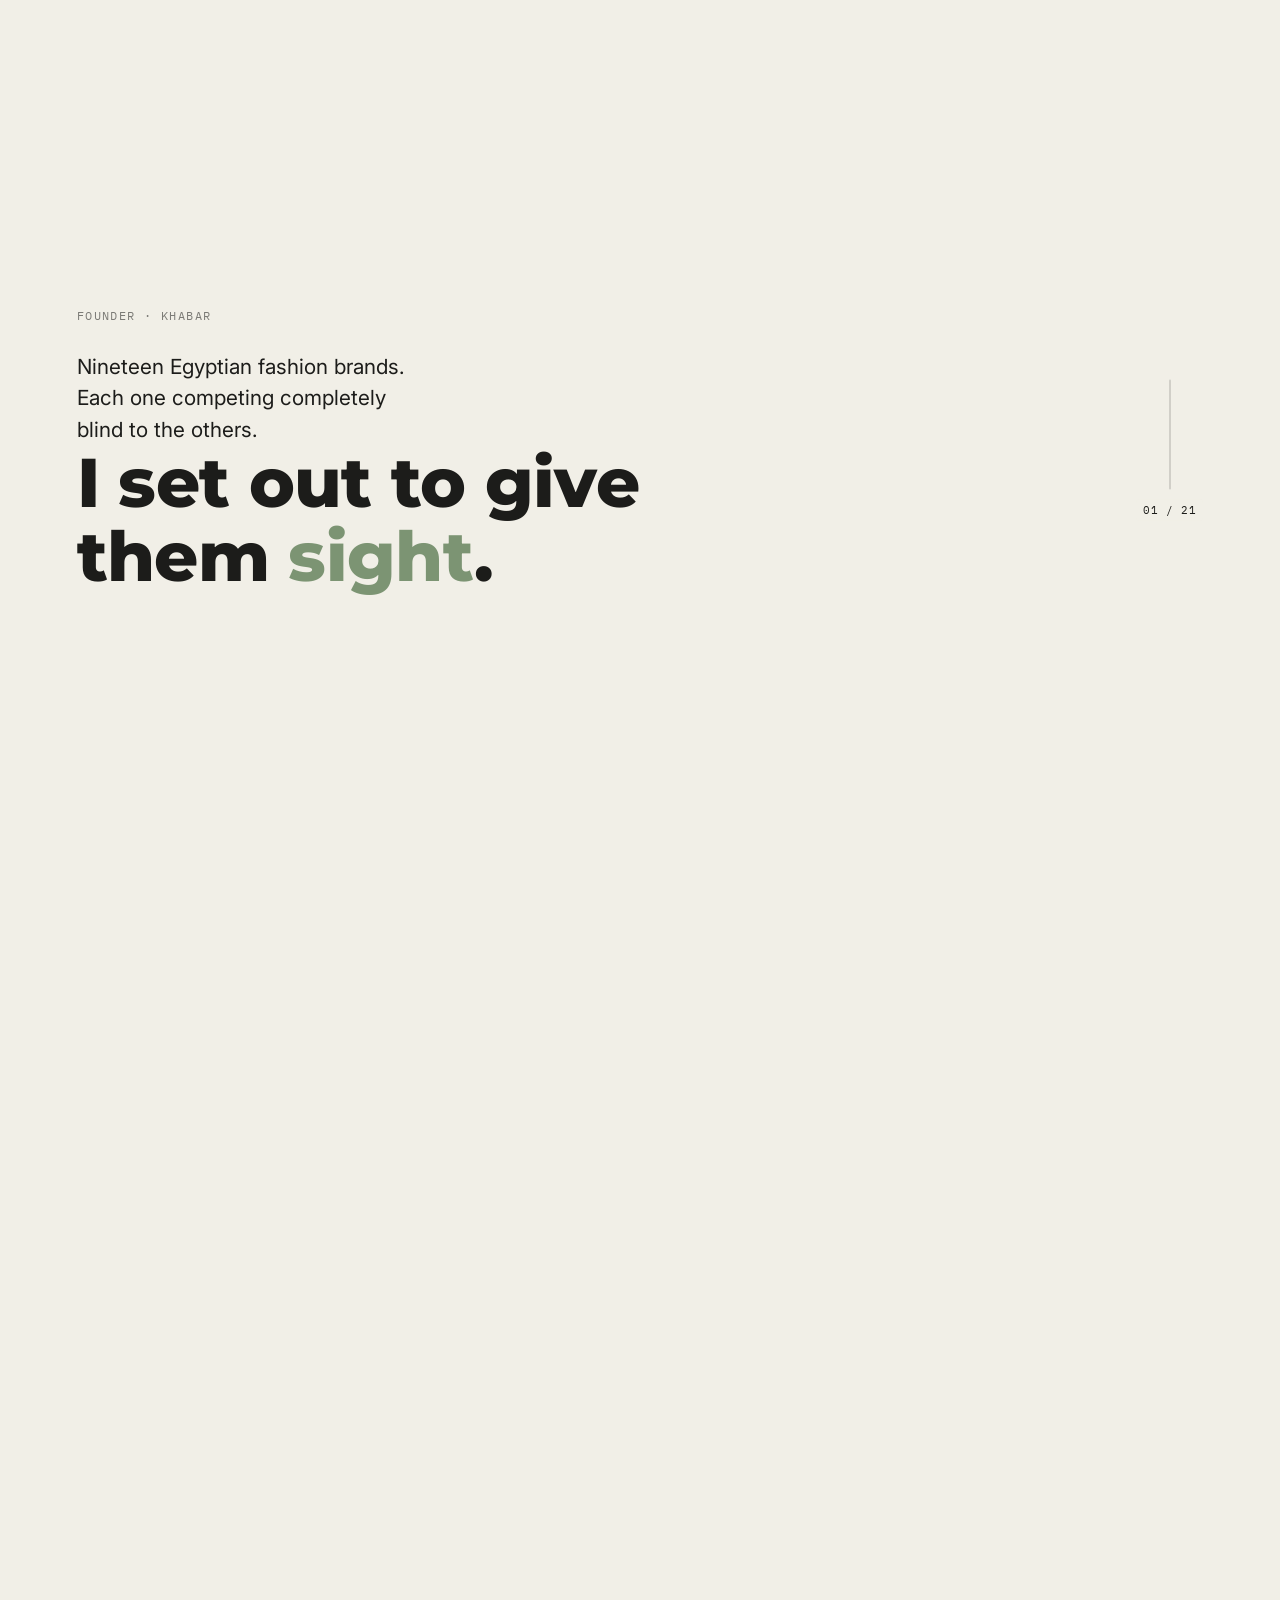
<file: work/Khabar.html>
<!DOCTYPE html>
<html lang="en">
<head>
<meta charset="UTF-8">
<meta name="viewport" content="width=device-width, initial-scale=1.0">
<title>Khabar — Founding Product Case Study</title>
<link rel="preconnect" href="https://fonts.googleapis.com">
<link rel="preconnect" href="https://fonts.gstatic.com" crossorigin>
<link href="https://fonts.googleapis.com/css2?family=IBM+Plex+Mono:wght@500&family=Inter:wght@400;500;600&family=Montserrat:wght@800&display=swap" rel="stylesheet">
<style>
  :root {
    --ink: #1c1c1a;
    --paper: #f1efe7;
    --accent: #7c9473;
    --gray-on-paper: #6f6f68;
    --hairline: rgba(28, 28, 26, 0.15);
    --gutter: clamp(1.5rem, 6vw, 5rem);
  }

  * { margin: 0; padding: 0; box-sizing: border-box; }

  html, body { background: var(--paper); }

  body {
    color: var(--ink);
    font-family: 'Inter', sans-serif;
    line-height: 1.6;
  }

  .scroll-spacer {
    height: 2200vh; /* recalculated by JS — pre-JS fallback only */
  }

  .stage-beat {
    position: fixed;
    inset: 0;
    display: flex;
    flex-direction: column;
    align-items: flex-start;
    justify-content: center;
    text-align: left;
    padding: var(--gutter);
    padding-right: clamp(4rem, 12vw, 9rem);
    clip-path: inset(100% 0 0 0);
    will-change: clip-path, transform;
  }

  .stage-beat:first-of-type { clip-path: none; }

  .bg-paper { background: var(--paper); color: var(--ink); }
  .bg-accent { background: var(--accent); color: var(--paper); }

  .eyebrow-role {
    font-family: 'IBM Plex Mono', monospace;
    font-size: 0.75rem;
    letter-spacing: 0.08em;
    text-transform: uppercase;
    margin-bottom: 1.5rem;
    opacity: 0.75;
  }

  .beat-big {
    font-family: 'Montserrat', sans-serif;
    font-weight: 800;
    font-size: clamp(2rem, 7vw, 4.5rem);
    line-height: 1.1;
    letter-spacing: -0.01em;
    max-width: 18ch;
  }

  .beat-normal {
    font-family: 'Inter', sans-serif;
    font-weight: 500;
    font-size: clamp(1.15rem, 3vw, 1.65rem);
    line-height: 1.55;
    max-width: 32ch;
  }

  .key[data-tone="accent"] { color: var(--accent); font-weight: 800; }
  .key[data-tone="ink"] { color: var(--ink); font-weight: 800; }

  .stats {
    display: flex;
    flex-wrap: wrap;
    gap: clamp(2rem, 6vw, 4rem);
    justify-content: flex-start;
    margin-top: clamp(1.5rem, 4vw, 2.5rem);
  }

  .stat-num {
    font-family: 'Montserrat', sans-serif;
    font-weight: 800;
    font-size: clamp(2rem, 6vw, 3.5rem);
  }

  .bg-accent .stat-num { color: var(--ink); }
  .bg-paper .stat-num { color: var(--accent); }

  .stat-label {
    font-family: 'IBM Plex Mono', monospace;
    font-size: 0.78rem;
    letter-spacing: 0.06em;
    text-transform: uppercase;
    margin-top: 0.4rem;
    opacity: 0.75;
  }

  .deck-card {
    max-width: 56rem;
    border: 1px solid var(--hairline);
    border-radius: 8px;
    overflow: hidden;
    background: var(--paper);
  }

  .deck-card iframe {
    width: 100%;
    aspect-ratio: 16 / 9;
    border: none;
    display: block;
    background: var(--paper);
  }

  .deck-caption {
    font-family: 'IBM Plex Mono', monospace;
    font-size: 0.8rem;
    color: var(--gray-on-paper);
    padding: 1rem;
    border-top: 1px solid var(--hairline);
  }

  .progress-hud {
    position: fixed;
    right: var(--gutter);
    top: 50%;
    transform: translateY(-50%);
    z-index: 999;
    display: flex;
    flex-direction: column;
    align-items: center;
    gap: 0.6rem;
  }

  .progress-rail {
    width: 2px;
    height: 110px;
    background: rgba(28, 28, 26, 0.15);
    position: relative;
    overflow: hidden;
    border-radius: 1px;
  }

  .progress-fill {
    width: 100%;
    height: calc(var(--progress, 0) * 100%);
    background: var(--accent);
  }

  .chapter-label {
    font-family: 'IBM Plex Mono', monospace;
    font-size: 0.68rem;
    letter-spacing: 0.05em;
    color: var(--ink);
    background: rgba(241, 239, 231, 0.85);
    padding: 2px 7px;
    border-radius: 3px;
    white-space: nowrap;
  }

  .reduced-motion .progress-hud { display: none; }
  .reduced-motion .stage-beat,
  noscript ~ .stage-beat {
    position: relative;
    height: 100vh;
    clip-path: none !important;
    transform: none !important;
  }
  .reduced-motion .scroll-spacer { display: none; }


  /* ---------- lean editorial type roles ---------- */
  .kicker { font-family:'IBM Plex Mono',monospace; font-size:clamp(0.65rem,1.2vw,0.74rem); letter-spacing:0.12em; text-transform:uppercase; opacity:0.55; margin-bottom:clamp(1rem,2.6vw,1.6rem); }
  .say { font-family:'Inter',sans-serif; font-weight:400; font-size:clamp(1rem,2.3vw,1.3rem); line-height:1.5; max-width:27ch; }
  .hit { font-family:'Montserrat',sans-serif; font-weight:800; font-size:clamp(1.7rem,5.5vw,3.3rem); line-height:1.12; letter-spacing:-0.01em; max-width:16ch; }
  .hit-lg { font-family:'Montserrat',sans-serif; font-weight:800; font-size:clamp(2.2rem,7.15vw,4.3rem); line-height:1.08; letter-spacing:-0.01em; max-width:16ch; }
  .solo { font-family:'Montserrat',sans-serif; font-weight:800; font-size:clamp(2.6rem,11vw,6.8rem); line-height:0.95; letter-spacing:-0.02em; }
  .spacer-line { height:clamp(0.8rem,3vw,1.6rem); }
  .say + .hit, .hit + .say, .kicker + .hit, .kicker + .say, .hit + .hit-lg { margin-top:clamp(0.8rem,2.2vw,1.2rem); }

  /* ---------- stat hierarchy: multi-number rows ---------- */
  .fig-row {
    display: flex;
    align-items: flex-end;
    flex-wrap: wrap;
    gap: clamp(1.5rem, 4.5vw, 3rem);
    margin-top: clamp(1.5rem, 4.5vw, 2.4rem);
  }
  .fig-block {
    display: flex;
    flex-direction: column;
    gap: clamp(0.3rem, 1vw, 0.5rem);
  }
  .fig-div {
    align-self: stretch;
    width: 1px;
    background: currentColor;
    opacity: 0.2;
    min-height: 2.2rem;
  }
  .fig-num {
    font-family: 'Montserrat', sans-serif;
    font-weight: 800;
    font-variant-numeric: tabular-nums;
    font-size: clamp(2.1rem, 6.4vw, 3.6rem);
    line-height: 0.95;
    letter-spacing: -0.02em;
  }
  .fig-label {
    font-family: 'IBM Plex Mono', monospace;
    font-size: clamp(0.62rem, 1.05vw, 0.72rem);
    letter-spacing: 0.07em;
    text-transform: uppercase;
    opacity: 0.6;
    max-width: 14ch;
    line-height: 1.3;
  }

  /* ---------- stat hierarchy: single standout number ---------- */
  .stat-solo {
    margin-top: clamp(1.4rem, 4vw, 2.2rem);
  }
  .stat-solo .fig-num {
    font-family: 'Montserrat', sans-serif;
    font-weight: 800;
    font-variant-numeric: tabular-nums;
    font-size: clamp(2.1rem, 6.4vw, 3.6rem); /* matched to standard .fig-num scale — was oversized relative to every other stat */
    line-height: 0.95;
    letter-spacing: -0.02em;
    display: block;
  }
  .stat-solo .fig-label {
    margin-top: 0.4rem;
  }

  @media (max-width: 600px) {
    .stage-beat { padding-right: var(--gutter); }
    .progress-hud {
      display: block;
      position: fixed;
      top: 0;
      left: 0;
      right: 0;
      transform: none;
      z-index: 999;
    }
    .progress-rail {
      width: 100%;
      height: 3px;
      border-radius: 0;
    }
    .progress-fill {
      width: calc(var(--progress, 0) * 100%);
      height: 100%;
    }
    .chapter-label {
      position: absolute;
      top: 8px;
      inset-inline-end: var(--gutter);
    }
    .stats { gap: 2rem; }
  }
</style>
</head>
<body>

  <div class="scroll-spacer"></div>

  <div class="progress-hud" id="progressHud">
    <div class="progress-rail"><div class="progress-fill" id="progressFill"></div></div>
    <div class="chapter-label" id="chapterLabel">01 / 21</div>
  </div>

  <section class="stage-beat bg-paper">
    <div class="stack">
      <p class="kicker">Founder · Khabar</p>
      <p class="say">Nineteen Egyptian fashion brands. Each one competing completely blind to the others.</p>
      <p class="hit-lg">I set out to give them <span class="key" data-tone="accent">sight</span>.</p>
    </div>
  </section>
  <section class="stage-beat bg-accent">
    <div class="stack">
      <p class="hit">Scrape every store, rank the discounts, ship a dashboard.</p>
      <div class="spacer-line"></div>
      <p class="say">However, this would be a bad path.</p>
      <p class="say" style="margin-top:0.4rem">Why?</p>
    </div>
  </section>
  <section class="stage-beat bg-paper">
    <div class="stack">
      <p class="hit">The data would always lie — and the sight would be <span class="key" data-tone="accent">worse than blindness</span>.</p>
    </div>
  </section>
  <section class="stage-beat bg-accent">
    <div class="stack">
      <p class="kicker">The discount</p>
      <p class="hit">"Was 500, now 300."</p>
      <p class="say" style="margin-top:0.9rem">Every site says it. But the brand types that "was" — and inflates it, so the discount is permanent theater.</p>
    </div>
  </section>
  <section class="stage-beat bg-paper">
    <div class="stack">
      <p class="hit">Chase it, and you bleed <span class="key" data-tone="accent">real margin</span> fighting fake cuts.</p>
    </div>
  </section>
  <section class="stage-beat bg-accent">
    <div class="stack">
      <p class="kicker">What's actually selling</p>
      <p class="hit">Either hidden, or simply never published.</p>
      <p class="say" style="margin-top:0.9rem">The one thing every merchant wants to know — and for that reason, you can't get it. At least not easily.</p>
    </div>
  </section>
  <section class="stage-beat bg-paper">
    <div class="stack">
      <p class="hit">No honest source. <span class="key" data-tone="accent">Anywhere.</span></p>
    </div>
  </section>
  <section class="stage-beat bg-accent">
    <div class="stack">
      <p class="kicker">And the deepest one</p>
      <p class="hit">Catch 22.</p>
      <p class="say" style="margin-top:0.9rem">A dashboard shows the brands your picture — but those brands are your customers. Show them, and they hide from you. Or worse: they game you, and distort it.</p>
    </div>
  </section>
  <section class="stage-beat bg-paper">
    <div class="stack">
      <p class="say">Your signal dies faster the more you sell.</p>
      <p class="solo">Backwards.</p>
    </div>
  </section>
  <section class="stage-beat bg-accent">
    <div class="stack">
      <p class="kicker">Three dead ends. One real problem.</p>
      <p class="say">Fake prices. Missing stock. A mirror that punishes success. I stopped patching each alone and asked what they shared.</p>
      <p class="hit" style="margin-top:1rem">All three trust <span class="key" data-tone="ink">what the market says</span> about itself.</p>
    </div>
  </section>
  <section class="stage-beat bg-paper">
    <div class="stack">
      <p class="say">I decided not to mirror the market.</p>
      <p class="hit">I decided to <span class="key" data-tone="accent">audit</span> the market.</p>
    </div>
  </section>
  <section class="stage-beat bg-accent">
    <div class="stack">
      <p class="kicker">The move</p>
      <p class="say">Trust nothing a brand types. Count only what Khabar witnesses — the price it watched fall, the product it watched vanish.</p>
      <div class="fig-row">
        <div class="fig-block"><span class="fig-num">1M+</span><span class="fig-label">Price observations</span></div>
        <div class="fig-div"></div>
        <div class="fig-block"><span class="fig-num">~400K</span><span class="fig-label">Product catalogue</span></div>
      </div>
    </div>
  </section>
  <section class="stage-beat bg-paper">
    <div class="stack">
      <p class="say">Not only can I see the <span class="key" data-tone="accent">measured</span>, not the reported, performance.</p>
      <p class="hit" style="margin-top:1rem">I can also compare the two — and spot the <span class="key" data-tone="accent">deception</span>.</p>
    </div>
  </section>
  <section class="stage-beat bg-accent">
    <div class="stack">
      <p class="say">A pricing tracker quietly became something rarer:</p>
      <p class="hit">the only <span class="key" data-tone="ink">citable truth</span> in a market built on marketing copy.</p>
      <div class="fig-row">
        <div class="fig-block"><span class="fig-num">24</span><span class="fig-label">Derived signals</span></div>
        <div class="fig-div"></div>
        <div class="fig-block"><span class="fig-num">14</span><span class="fig-label">Sellable products</span></div>
      </div>
    </div>
  </section>
  <section class="stage-beat bg-paper">
    <div class="stack">
      <p class="kicker">Seeing clearly was step one, a good solution</p>
      <p class="hit">A true picture still has to <span class="key" data-tone="accent">survive</span> — and pay for itself.</p>
      <p class="say" style="margin-top:1rem">Simply, the good solution must be a good product.</p>
    </div>
  </section>
  <section class="stage-beat bg-accent">
    <div class="stack">
      <p class="kicker">What it costs to exist</p>
      <p class="say">A solo founder's real enemy is the bill that arrives before the first customer does.</p>
      <p class="hit" style="margin-top:1rem">I architected it to run a full year at <span class="key" data-tone="ink">zero dollars</span>.</p>
    </div>
  </section>
  <section class="stage-beat bg-paper">
    <div class="stack">
      <p class="kicker">Why it holds together</p>
      <p class="say">I stitched several free tiers into one system — then kept re-tuning it to balance value, defensibility and staying free.</p>
      <p class="hit" style="margin-top:1rem">Business needs and <span class="key" data-tone="accent">real constraints</span>, reconciled by design.</p>
    </div>
  </section>
  <section class="stage-beat bg-accent">
    <div class="stack">
      <p class="kicker">Built without a technical co-founder — but Claude Code</p>
      <p class="hit">I directed every system decision, without writing the code myself.</p>
      <div class="stat-solo">
        <span class="fig-num">4</span>
        <span class="fig-label">Site technologies, working in harmony</span>
      </div>
    </div>
  </section>
  <section class="stage-beat bg-paper">
    <div class="stack">
      <p class="kicker">One problem worth naming</p>
      <p class="say">Nineteen brands, no shared language for color or naming. "Sky Blue" on one site, "Baby Blue" on another — same color, no way to compare.</p>
      <p class="say" style="margin-top:0.9rem">Without reconciling it, cross-brand comparison is impossible.</p>
    </div>
  </section>
  <section class="stage-beat bg-accent">
    <div class="stack">
      <p class="kicker">The solution</p>
      <p class="hit">I built a system that learns from human correction — the same principle used to <span class="key" data-tone="ink">train AI models with RLHF</span>.</p>
      <div class="fig-row">
        <div class="fig-block"><span class="fig-num">95%</span><span class="fig-label">Size coverage</span></div>
        <div class="fig-div"></div>
        <div class="fig-block"><span class="fig-num">96%</span><span class="fig-label">Color coverage</span></div>
        <div class="fig-div"></div>
        <div class="fig-block"><span class="fig-num">89%</span><span class="fig-label">Color-family normalized</span></div>
      </div>
    </div>
  </section>
  <section class="stage-beat bg-paper">
    <div class="stack">
      <p class="say">No slide deck for this one.</p>
      <p class="hit">See the <span class="key" data-tone="accent">live product</span> instead ↓</p>
    </div>
  </section>

  <noscript>
    <style>.stage-beat { position: relative !important; height: 100vh; clip-path: none !important; transform: none !important; } .scroll-spacer { display: none !important; } .progress-hud { display: none !important; }</style>
  </noscript>

  <script>
    var reducedMotion = !window.matchMedia('(prefers-reduced-motion: no-preference)').matches;

    if (reducedMotion) {
      document.body.classList.add('reduced-motion');
    } else {
      /* Tune these two numbers to taste. */
      var ZONE_VH_MULTIPLIER = 2.2;   // scroll distance per transition — higher = slower
      var ENTRY_OFFSET = 42;          // px the incoming beat slides up while arriving
      var EXIT_OFFSET = 20;           // px the outgoing beat drifts up while covered

      /*
        One direction per transition, hand-sequenced rather than
        strictly alternating — no two in a row repeat, and it doesn't
        fall into an obvious short cycle. Extend/reorder freely;
        there must be one entry per transition (beats.length - 1).
      */
      var DIRECTIONS = ['ttb', 'btt', 'ltr', 'btt', 'ttb', 'btt', 'rtl', 'ltr', 'ttb', 'ltr', 'ttb', 'btt', 'rtl', 'ltr', 'btt', 'ltr', 'rtl', 'ltr', 'ttb', 'btt'];

      var beats = Array.from(document.querySelectorAll('.stage-beat'));
      var spacer = document.querySelector('.scroll-spacer');
      var progressFill = document.getElementById('progressFill');
      var chapterLabel = document.getElementById('chapterLabel');
      var statStates = {};
      var zoneHeight = 0;
      var totalHeight = 0;

      function recalc() {
        zoneHeight = window.innerHeight * ZONE_VH_MULTIPLIER;
        totalHeight = (beats.length - 1) * zoneHeight;
        spacer.style.height = (totalHeight + window.innerHeight) + 'px'; // +1vh buffer so the final transition can reach 100%
      }

      function clipFor(direction, hiddenAmount) {
        switch (direction) {
          case 'ltr': return 'inset(0 ' + hiddenAmount + '% 0 0)';
          case 'btt': return 'inset(' + hiddenAmount + '% 0 0 0)';
          case 'ttb': return 'inset(0 0 ' + hiddenAmount + '% 0)';
          default:    return 'inset(0 0 0 ' + hiddenAmount + '%)'; /* rtl */
        }
      }

      function animateCount(el) {
        var target = parseFloat(el.dataset.target);
        var suffix = el.dataset.suffix || '';
        var duration = 900;
        var start = performance.now();
        function tick(now) {
          var p = Math.min((now - start) / duration, 1);
          var eased = 1 - Math.pow(1 - p, 3);
          el.textContent = Math.round(target * eased) + suffix;
          if (p < 1) requestAnimationFrame(tick);
        }
        requestAnimationFrame(tick);
      }

      function handleStats(beatIndex, progress) {
        var statEls = beats[beatIndex].querySelectorAll('[data-target]');
        if (!statEls.length) return;
        var key = 'beat' + beatIndex;
        if (progress >= 0.5 && statStates[key] !== 'shown') {
          statStates[key] = 'shown';
          statEls.forEach(function (el) {
            el.textContent = '0' + (el.dataset.suffix || '');
            animateCount(el);
          });
        } else if (progress < 0.08 && statStates[key] === 'shown') {
          statStates[key] = 'hidden';
        }
      }

      function onScroll() {
        var scrollY = window.scrollY;
        var progress = [];

        for (var i = 1; i < beats.length; i++) {
          var zoneStart = (i - 1) * zoneHeight;
          var p = (scrollY - zoneStart) / zoneHeight;
          progress[i] = Math.max(0, Math.min(1, p));
        }

        beats.forEach(function (beat, i) {
          var p = progress[i] || 0;

          if (i > 0) {
            var hiddenAmount = (1 - p) * 100;
            var dir = DIRECTIONS[i - 1] || 'rtl';
            beat.style.clipPath = clipFor(dir, hiddenAmount);
            handleStats(i, p);
          }

          var entry = i === 0 ? 0 : (1 - p) * ENTRY_OFFSET;
          var nextP = (i + 1 < beats.length) ? (progress[i + 1] || 0) : 0;
          var exit = -nextP * EXIT_OFFSET;
          beat.style.transform = 'translateY(' + (entry + exit) + 'px)';
        });

        var overallPct = totalHeight > 0 ? Math.max(0, Math.min(1, scrollY / totalHeight)) : 0;
        progressFill.style.setProperty('--progress', overallPct); // desktop reads this as height, mobile as width — same value drives both
        var chapter = Math.min(beats.length, Math.floor(overallPct * beats.length) + 1);
        chapterLabel.textContent = String(chapter).padStart(2, '0') + ' / ' + String(beats.length).padStart(2, '0');
      }

      var ticking = false;
      function requestTick() {
        if (!ticking) {
          ticking = true;
          requestAnimationFrame(function () { onScroll(); ticking = false; });
        }
      }

      window.addEventListener('scroll', requestTick, { passive: true });
      window.addEventListener('resize', function () { recalc(); onScroll(); });

      recalc();
      onScroll();
    }
  </script>

</body>
</html>
</file>
<file: style.css>
/* ============================================
   TOKENS
   ============================================ */
:root {
  --ink: #0B0E0C;
  --paper: #EDEDE9;
  --accent: #5B7B6B;
  --accent-soft: #E4E9E2;
  --gray: #8A8578;
  --hairline: #D9D4C8;
  --body-ink: #3a3d39;

  --font-display: 'Montserrat', sans-serif;
  --font-body: 'Inter', sans-serif;
  --font-mono: 'IBM Plex Mono', monospace;

  --gutter: clamp(1.5rem, 5vw, 4rem);
  --col-max: 720px;
  --nav-reserve: 130px;

  /* 12-column grid, measured from reference: column:gutter ratio ≈ 4:1 */
  --grid-cols: 12;
  --grid-gap: clamp(0.5rem, 1.1vw, 0.9rem);

  --ease: cubic-bezier(0.16, 1, 0.3, 1);
  --ease-out-soft: cubic-bezier(0.22, 1, 0.36, 1);
  --stagger-step: 70ms;
}

/* ============================================
   BREAKPOINT TIERS (consistent across the file)
   Desktop:  > 900px   — fixed top-left text nav, 4-col stats
   Tablet:   561–900px — top bar + dropdown nav, 2-col stats
   Mobile:   <= 560px  — compact spacing, stacked grids
   ============================================ */

@media (prefers-color-scheme: dark) {
  /* Intentionally not auto-switching to dark mode:
     the palette is a deliberate warm-paper choice, not a default. */
}

/* ============================================
   SPLASH SCREEN
   Shows on every load (no localStorage skip — by design, every
   visit). Sequence: fades IN over 0.4s, holds, then fades OUT over
   0.6s while the real site fades in underneath it — the two fades
   overlap deliberately (site starts revealing as the splash starts
   dimming) so it reads as one continuous cross-fade/mask-reveal
   rather than two separate back-to-back animations. Hold + fade
   timing is computed in script.js (HOLD_MS / FADE_MS), not here.

   Content is left-aligned to the SAME edge the fixed nav sits at
   (var(--gutter)) rather than centered, so the splash's name reads
   like it's already sitting where the nav/logo will be once revealed
   — one fixed anchor point instead of the eye having to jump from
   center to left when the site appears underneath.
   ============================================ */
html.splash-active {
  overflow: hidden; /* no real-site scroll peeking behind the splash */
}
html.splash-active body {
  overflow: hidden;
}
/* Real site content fades in under the splash once script.js starts
   the reveal — kept subtle (a quick rise from near-invisible) rather
   than a hard cut, so the splash's fade-out and the site's fade-in
   read as one continuous handoff instead of two unrelated animations. */
html.splash-active main,
html.splash-active .topbar,
html.splash-active .sectionnav,
html.splash-active .sectionnav__logo {
  opacity: 0;
}
html.splash-done main,
html.splash-done .topbar,
html.splash-done .sectionnav,
html.splash-done .sectionnav__logo {
  opacity: 1;
  transition: opacity 0.6s var(--ease);
}

.splash {
  position: fixed;
  inset: 0;
  z-index: 999;
  display: flex;
  flex-direction: column;
  align-items: flex-start;
  justify-content: center;
  gap: 0.6rem;
  padding-left: var(--gutter);
  background: var(--paper);
  opacity: 0;
  transition: opacity 0.6s var(--ease);
}
/* .splash-in is added a tick after mount (see script.js) — starting
   from opacity:0 above and transitioning here is what produces the
   actual fade-IN; it can't just start at opacity:1, or there is
   nothing to transition FROM. */
.splash.splash-in {
  opacity: 1;
  transition: opacity 0.4s var(--ease);
}
/* .splash-out overrides splash-in's opacity target — same element,
   later state, slower transition so the OUT fade reads slightly more
   gradual than the quick fade-in. */
.splash.splash-out {
  opacity: 0;
  transition: opacity 0.6s var(--ease);
  pointer-events: none;
}

.splash__mark {
  display: flex;
  align-items: center;
  gap: 0.5rem;
}
.splash__bracket {
  font-family: var(--font-display);
  font-size: clamp(1.6rem, 4vw, 2.4rem);
  color: var(--ink);
  transform: scaleX(-1); /* small corner-bracket flourish, mirrored to point inward at the name */
  display: inline-block;
}
.splash__name {
  font-family: var(--font-display);
  font-weight: 400;
  font-size: clamp(2.2rem, 6vw, 3.4rem);
  letter-spacing: -0.01em;
  color: var(--ink);
}
.splash__title {
  margin: 0;
  display: flex;
  align-items: center;
  gap: 0.9rem;
  font-family: var(--font-body);
  font-size: clamp(0.85rem, 1.6vw, 1rem);
  color: var(--body-ink);
}
.splash__rule {
  display: inline-block;
  width: clamp(60px, 12vw, 140px);
  height: 1px;
  background: var(--ink);
}

@media (prefers-reduced-motion: reduce) {
  .splash { transition: none; }
  html.splash-done main,
  html.splash-done .topbar,
  html.splash-done .sectionnav,
  html.splash-done .sectionnav__logo {
    transition: none;
  }
}

* { box-sizing: border-box; overflow-wrap: break-word; }
html { scroll-behavior: smooth; overflow-x: hidden; }

@media (prefers-reduced-motion: reduce) {
  html { scroll-behavior: auto; }
  * { animation-duration: 0.01ms !important; transition-duration: 0.01ms !important; }
}

body {
  margin: 0;
  background: var(--paper);
  color: var(--ink);
  font-family: var(--font-body);
  font-size: 16px;
  line-height: 1.5;
  -webkit-font-smoothing: antialiased;
  cursor: url('assets/logo-cursor.png') 16 16, auto;
}

/* Interactive elements keep their own default cursor affordance —
   the cursor itself shouldn't stay custom over something clickable;
   the element's own hover state communicates that instead. */
a, button, .audience, .project__tags li {
  cursor: pointer;
}

a { color: inherit; text-decoration: none; }

.mono {
  font-family: var(--font-mono);
  font-size: 0.72rem;
  letter-spacing: 0.06em;
  text-transform: uppercase;
  color: var(--gray);
}

/* ============================================
   TOP BAR (mobile) — hidden on desktop
   ============================================ */
.topbar {
  display: none;
  position: fixed;
  top: 0; left: 0; right: 0;
  z-index: 50;
  align-items: center;
  justify-content: space-between;
  /* Extra top padding (on top of the normal 1rem) plus safe-area-inset
     support: when a mobile browser's address bar auto-collapses on
     scroll, this bar's `top: 0` now sits flush against the real screen
     edge instead of below the address bar — without this, the same
     1rem padding suddenly reads as "gone" because there's no longer a
     dark browser bar above it providing visual separation. The extra
     fixed amount guarantees breathing room regardless of the browser
     chrome's state; the safe-area-inset addition keeps it correct on
     notched/dynamic-island devices too. */
  padding: calc(1rem + env(safe-area-inset-top, 0px) + 0.4rem) var(--gutter) 1rem;
}
.topbar__logo {
  display: block;
}
.topbar__logo-mark {
  display: block;
  width: 40px;
  height: 40px;
  object-fit: contain;
}
.topbar__toggle {
  width: 32px; height: 32px;
  background: none; border: none;
  display: flex; flex-direction: column;
  justify-content: center; gap: 5px;
  cursor: pointer;
}
.topbar__toggle span {
  display: block; height: 2px; width: 100%;
  background: var(--ink);
  transition: transform 0.3s var(--ease);
}

/* ============================================
   SECTION NAV — logo pinned top-left, links vertically centered
   ============================================ */
.sectionnav__logo {
  position: fixed;
  top: clamp(1.5rem, 4vh, 2.5rem);
  left: calc(var(--gutter) - 15px);
  z-index: 41;
  display: inline-flex;
}
.sectionnav__logo-mark {
  display: block;
  width: 62px;
  height: 62px;
  object-fit: contain;
  transition: transform 0.3s var(--ease-out-soft);
}
.sectionnav__logo:hover .sectionnav__logo-mark {
  transform: rotate(-8deg) scale(1.08);
}

.sectionnav {
  position: fixed;
  top: 42%;
  left: var(--gutter);
  transform: translateY(-50%);
  z-index: 40;
}
.sectionnav ul {
  list-style: none;
  margin: 0; padding: 0;
  display: flex;
  flex-direction: column;
  gap: 0.55rem;
}
.sectionnav a {
  font-family: var(--font-mono);
  font-size: 0.7rem;
  letter-spacing: 0.04em;
  text-transform: uppercase;
  color: var(--gray);
  display: inline-block;
  transform-origin: left center;
  transition: color 0.25s var(--ease), transform 0.25s var(--ease-out-soft), font-size 0.25s var(--ease-out-soft);
}
.sectionnav li {
  transition: margin 0.25s var(--ease-out-soft);
}
.sectionnav a:hover,
.sectionnav a.active {
  color: var(--ink);
}
.sectionnav a.active {
  color: var(--ink);
  font-weight: 700;
}
.sectionnav a:hover {
  transform: scale(1.35);
}
/* Neighbors make room when a link grows on hover */
.sectionnav li:has(a:hover) {
  margin: 0.4rem 0;
}

@media (max-width: 900px) {
  .sectionnav {
    display: block;
    position: fixed;
    top: 64px;
    left: 0; right: 0;
    transform: none;
    background: var(--paper);
    max-height: 0;
    overflow: hidden;
    transition: max-height 0.3s var(--ease);
  }
  .sectionnav.dotnav--open {
    max-height: 320px;
    border-bottom: 1px solid var(--hairline);
  }
  .sectionnav ul {
    flex-direction: column;
    gap: 0;
    padding: 0.5rem var(--gutter) 1rem;
  }
  .sectionnav a {
    display: block;
    width: 100%;
    padding: 0.6rem 0;
    font-size: 0.78rem;
  }
  .sectionnav a:hover { transform: none; }
  .sectionnav li:has(a:hover) { margin: 0; }
  .sectionnav__logo { display: none; }
  .topbar { display: flex; }
  body { padding-top: 72px; }
  main { padding-left: var(--gutter); }
}

/* ============================================
   FLOATING SHAPES — shared base styling for every decorative shape on
   the page (all live in the scatter layer; see #scatterLayer below).
   Each shape is border-only/transparent at rest and fills solid with
   its own color on hover, with a slight lift + tinted shadow.
   ============================================ */
.float-shape {
  position: absolute;
  border: 2px solid var(--shape-hover);
  background: transparent;
  border-radius: 3px;
  transition: background-color 0.35s var(--ease), box-shadow 0.35s var(--ease), transform 0.35s var(--ease-out-soft);
}
.float-shape:hover {
  background-color: var(--shape-hover);
  /* "Slightly elevated" — a soft lift plus a shadow tinted to match each
     shape's own color, rather than one generic gray shadow for all of
     them. Fallback shadow first for browsers without color-mix()
     support; the second declaration overrides it wherever color-mix()
     is understood. */
  transform: translateY(-5px);
  box-shadow: 0 14px 28px -10px rgba(0, 0, 0, 0.25);
  box-shadow: 0 14px 28px -10px color-mix(in srgb, var(--shape-hover) 55%, transparent);
}
/* Inner wrapper carries the constant idle bob, kept separate from the
   shape's own border/fill/elevation transition and from the JS
   scroll-parallax transform (applied to the OUTER .float-shape) so the
   different motions never overwrite each other on the same property.
   --float-boost is set by JS (1 at rest, up to ~1.6 briefly while
   actively scrolling) so the drift visibly quickens during scroll
   without ever becoming large. */
.float-shape__bob {
  width: 100%;
  height: 100%;
  animation: shapeBob calc(7s / var(--float-boost, 1)) ease-in-out infinite;
}
.float-shape:nth-of-type(2n) .float-shape__bob {
  animation-direction: reverse;
  animation-duration: calc(8.5s / var(--float-boost, 1));
}
.float-shape:nth-of-type(3n) .float-shape__bob {
  animation-duration: calc(6.2s / var(--float-boost, 1));
}
@keyframes shapeBob {
  0%, 100% { transform: translate(0, 0); }
  50% { transform: translate(4px, -6px); }
}
@media (prefers-reduced-motion: reduce) {
  .float-shape__bob { animation: none; }
}

/* ============================================
   SCATTER LAYER — 16 shapes placed to match a reference screenshot
   exactly: one single color, sizes/positions copied directly from that
   image (see script.js for how those numbers were measured), including
   landing on top of body copy in several places. This is a literal
   match rather than an original composition.

   The layer is a single absolutely-positioned full-page element appended
   directly to <body> (not nested inside any section), sized to the full
   document height by JS, so percentage-based positions are computed
   against one simple coordinate space.

   Desktop-only: hidden below 901px — the reference image's layout is a
   desktop capture, with no mobile equivalent to match.
   ============================================ */
#scatterLayer {
  display: none;
}
@media (min-width: 901px) {
  #scatterLayer {
    display: block;
    position: absolute;
    top: 0;
    left: 0;
    width: 100%;
    pointer-events: none; /* layer ignores clicks; individual shapes re-enable below */
    z-index: 1; /* above the paper background, below real content's own stacking */
  }
  #scatterLayer .float-shape {
    pointer-events: auto;
    position: absolute; /* top/left/width/height set inline per-shape by JS */
  }
}

/* 4 distinct, vibrant colors — one per remaining shape, kept saturated
   and bright rather than muted. */
.scatter-shape--c1  { --shape-hover: #E51919; } /* red */
.scatter-shape--c2  { --shape-hover: #E56F19; } /* orange */
.scatter-shape--c15 { --shape-hover: #D5E519; } /* chartreuse */
.scatter-shape--c16 { --shape-hover: #E51956; } /* crimson */

main {
  display: grid;
  grid-template-columns: 1fr 1fr 1fr;
  column-gap: var(--grid-gap);
  padding: 0 var(--gutter);
  min-width: 0;
}

/* Content lives in columns 2–3 (the right two-thirds); column 1 stays empty,
   reserved visually for the fixed nav that floats over it. */
.section {
  grid-column: 2 / 4;
  max-width: none;
  min-width: 0;
  margin: 0;
  padding: clamp(4rem, 12vh, 8rem) 0;
  border-bottom: 1px solid var(--hairline);
}
.section:last-of-type { border-bottom: none; }

.section__index {
  margin: 0 0 0.75rem;
}
.section__title {
  font-family: var(--font-display);
  font-size: clamp(2.2rem, 5vw, 3.2rem);
  font-weight: 800;
  margin: 0 0 2.5rem;
  letter-spacing: -0.02em;
}

/* ============================================
   HERO
   ============================================ */
.hero {
  padding-top: clamp(9.8rem, 18vh, 10rem);
  border-bottom: 1px solid var(--hairline);
}
.eyebrow {
  margin-bottom: 1.5rem;
  opacity: 0;
  animation: fadeIn 0.6s var(--ease) 0.05s forwards;
  display: flex;
  flex-wrap: nowrap;
  gap: 0 1.4rem;
  width: 100%;
  font-size: 0.85rem;
  overflow-x: auto;
  -webkit-overflow-scrolling: touch;
  scrollbar-width: none;
}
.eyebrow::-webkit-scrollbar {
  display: none;
}
.audience {
  font-family: var(--font-mono);
  font-size: 0.85rem;
  letter-spacing: 0.04em;
  text-transform: uppercase;
  color: var(--gray);
  background: none;
  border: none;
  padding: 0;
  margin: 0;
  cursor: pointer;
  white-space: nowrap;
  flex-shrink: 0;
  transition: color 0.2s var(--ease), font-weight 0.2s var(--ease);
}
.eyebrow__group {
  display: inline-flex;
  flex-shrink: 0;
  white-space: nowrap;
  gap: 0.4rem;
}
.audience:hover,
.audience[aria-pressed="true"] {
  color: var(--ink);
  font-weight: 700;
}
.hero__headline {
  font-family: var(--font-display);
  font-weight: 500;
  font-size: clamp(2.4rem, 6.5vw, 4.2rem);
  line-height: 1.08;
  letter-spacing: -0.015em;
  margin: 0 0 1.75rem;
  transition: opacity 0.3s var(--ease);
}
.hero__headline.is-swapping {
  opacity: 0.25;
}
.hero__headline .line {
  display: block;
  overflow: hidden;
}
.hero__headline .line span {
  display: block;
  opacity: 0;
  transform: translateY(100%);
  animation: lineRise 0.85s var(--ease-out-soft) forwards;
}
/* Stagger each line — JS wraps text in inner span and sets --i */
.hero__headline .line:nth-child(1) span { animation-delay: 0.08s; }
.hero__headline .line:nth-child(2) span { animation-delay: 0.18s; }
.hero__headline .line:nth-child(3) span { animation-delay: 0.28s; }
.hero__headline .line:nth-child(4) span { animation-delay: 0.38s; }

@keyframes lineRise {
  to { opacity: 1; transform: translateY(0); }
}
@keyframes fadeIn {
  to { opacity: 1; }
}

.hero__lede {
  font-size: 1.05rem;
  color: var(--body-ink);
  max-width: 540px;
  margin: 0 0 3rem;
  opacity: 0;
  transform: translateY(10px);
  animation: rise 0.7s var(--ease-out-soft) 0.55s forwards;
}

@keyframes rise {
  to { opacity: 1; transform: translateY(0); }
}

.stats {
  display: grid;
  grid-template-columns: repeat(4, 1fr);
  gap: 1.75rem 1.5rem;
  margin: 0;
  padding-top: 2rem;
  border-top: 1px solid var(--hairline);
  opacity: 0;
  transform: translateY(10px);
  animation: rise 0.7s var(--ease-out-soft) 0.7s forwards;
}
.stats__item dt { margin: 0 0 0.35rem; }
.stats__item dd {
  margin: 0;
  font-family: var(--font-display);
  font-size: 1.4rem;
  font-weight: 700;
  letter-spacing: -0.01em;
}
.stats__item .count { color: var(--accent); }

@media (max-width: 900px) {
  main { grid-template-columns: 1fr; }
  .section { grid-column: 1 / 2; }
  .stats { grid-template-columns: repeat(2, 1fr); }
}

/* ============================================
   WORK — horizontal scroll-snap (desktop only)

   Mechanism: #work becomes a TALL outer section (extra height reserved
   purely to "host" scroll distance) containing .work-pin, which is
   `position: sticky` at the same height the hero content already sits at
   (--dock-y, read from the hero by JS so it never drifts out of sync with
   that CSS value). While the page scrolls through that reserved height,
   .work-pin just sits still on screen — exactly like the hero "stopping"
   at that line, per the reference screenshot — and JS reads the *page's*
   own scroll delta during that window to drive the card track sideways.

   This is why the result feels like one continuous scroll rather than a
   separate interaction: there is no separate hijacked listener scoped to
   the card area. It's the same vertical scroll the whole time; the only
   difference is that for this stretch of the page, scrolling moves a
   horizontal track instead of moving content up the screen, because nothing
   else on screen has anywhere to go while .work-pin is pinned.

   .project-viewport stays a hard mask (overflow: hidden) so cards never
   visibly cross the nav/gutter edge, same as before. .project-track moves
   via transform: translateX(), still driven by JS, just from scroll
   position now rather than from intercepted wheel deltas directly.

   Below 901px: .work-pin-section gets no extra height and .work-pin is
   never sticky, so the section is just normal flow — identical to the
   original stacked layout, zero JS involvement.
   ============================================ */
.project {
  display: block; /* was implicit when this was an <article>; now that it's
                      an <a> (to make the whole card a real link), this has
                      to be explicit — <a> is inline by default, and only
                      the desktop flex container (below) auto-blockifies
                      its children. Below 901px there's no flex container,
                      so without this the mobile stacked layout would
                      break: padding/border wouldn't reserve space or span
                      full width the way a block box does. */
  padding: 2.5rem 0;
  border-top: 1px solid var(--hairline);
  transition: padding-left 0.4s var(--ease-out-soft);
  cursor: url('data:image/svg+xml;utf8,<svg xmlns="http://www.w3.org/2000/svg" width="28" height="28" viewBox="0 0 28 28"><rect x="5" y="5" width="14" height="14" rx="2" fill="none" stroke="%230B0E0C" stroke-width="2"/><path d="M16 4 H24 V12" fill="none" stroke="%230B0E0C" stroke-width="2" stroke-linecap="round" stroke-linejoin="round"/><path d="M24 4 L13 15" stroke="%230B0E0C" stroke-width="2" stroke-linecap="round"/></svg>') 14 14, pointer;
}
.project:hover {
  padding-left: 0.5rem;
}
.project:first-of-type { border-top: none; padding-top: 0; }

@media (min-width: 901px) {
  .work-pin-section {
    /* Reserves the scroll distance JS will consume while pinned. JS sets
       the precise value via --work-scroll-span once it knows the real
       viewport width (the slide distance is 2 card-widths); this is a
       reasonable pre-JS fallback so layout isn't broken if JS is slow. */
    height: calc(100vh + var(--work-scroll-span, 160vh));
    padding: 0;
    border-bottom: none;
  }
  .work-pin {
    position: sticky;
    top: var(--dock-y, 10rem);
    padding: 0 0 clamp(4rem, 12vh, 8rem);
  }

  .project-viewport {
    overflow: hidden;
    width: 100%;
  }
  .project-track {
    display: flex;
    flex-wrap: nowrap;
    /* width and flex-basis below are hardcoded to the CURRENT card count
       (2). JS auto-detects card count for the slide animation itself, but
       this layout math does not — if you add a 3rd/4th card later, update
       BOTH: width becomes N*100% (e.g. 300% for 3 cards, 400% for 4), and
       each .project's flex-basis becomes calc(100% / N) to match. Skipping
       this step will make added cards overflow/clip instead of sliding
       into view. */
    width: 200%; /* 2 cards × 100% of the viewport each */
    will-change: transform;
  }
  .project-track > .project {
    flex: 0 0 calc(100% / 2); /* = 100% of the viewport, since the track itself is 200% wide */
    width: calc(100% / 2);
    min-width: 0;
    box-sizing: border-box;
    border-top: none;
    border-left: 1px solid var(--hairline);
    padding: 2.5rem clamp(1.5rem, 3vw, 2.5rem);
  }
  .project-track > .project:first-of-type {
    border-left: none;
    padding-left: 0;
  }
}


.project__meta { margin-bottom: 0.6rem; }
.project__title {
  font-family: var(--font-display);
  font-size: clamp(1.7rem, 3.2vw, 2.2rem);
  font-weight: 700;
  margin: 0 0 0.4rem;
  letter-spacing: -0.015em;
}
.project__title.hover-shift {
  display: inline-block;
  position: relative;
  transition: transform 0.35s var(--ease-out-soft);
}
.project__title.hover-shift::after {
  content: '';
  position: absolute;
  left: 0; bottom: -2px;
  width: 100%;
  height: 1.5px;
  background: var(--accent);
  transform: scaleX(0);
  transform-origin: left;
  transition: transform 0.4s var(--ease-out-soft);
}
.project:hover .project__title.hover-shift {
  transform: translateX(6px);
}
.project:hover .project__title.hover-shift::after {
  transform: scaleX(1);
}
.project__layout {
  display: grid;
  grid-template-columns: 1fr 2fr;
  gap: 1.5rem 2rem;
  align-items: start;
}
.project__side {
  display: flex;
  flex-direction: column;
  gap: 1rem;
}
.project__role {
  margin: 0;
  color: var(--accent);
}
.project__body {
  margin: 0;
  color: var(--body-ink);
}
.project__tags {
  list-style: none;
  display: flex;
  flex-direction: column;
  gap: 0.5rem;
  margin: 0; padding: 0;
}
.project__tags li {
  border: 1px solid var(--hairline);
  border-radius: 100px;
  padding: 0.3rem 0.75rem;
  color: var(--gray);
  display: inline-block;
  width: fit-content;
  transition: border-color 0.3s var(--ease), color 0.3s var(--ease), transform 0.3s var(--ease-out-soft);
}
.project__tags li:hover {
  border-color: var(--accent);
  color: var(--accent);
  transform: translateX(3px);
}

@media (max-width: 900px) {
  .project__layout { grid-template-columns: 1fr; }
  .project__tags { flex-direction: row; flex-wrap: wrap; }
}

/* ============================================
   APPROACH — desktop: two independent vertical card tracks, pinned via
   scroll (same mechanism as Work's horizontal track, rotated 90°).

   Left track holds 2 cards: [Curious/Rigorous] then [lower paragraph].
   Right track holds 2 cards: [upper paragraph] then [Plain-spoken/
   Resourceful].

   The two tracks do NOT move on the same schedule — JS drives them
   sequentially across one shared scroll-progress value: right track
   slides through its full distance FIRST while the left track sits
   still, then the instant the right track settles on its 2nd card, the
   left track begins its own full slide. See setupApproachPin in
   script.js for the exact progress math.

   .approach-lane has no overflow masking — cards genuinely scroll past
   its top/bottom edges rather than being clipped at a fixed boundary.
   .approach-track moves via transform: translateY(), JS-driven from
   scroll position, never from intercepted wheel events.

   Mobile (<901px): none of this pin/track markup is shown at all —
   .approach-mobile-fallback (plain stacked flow, original styling,
   zero JS) renders instead. See the bottom of this block.
   ============================================ */
.values {
  list-style: none;
  margin: 0 0 2.5rem;
  padding: 0;
  display: flex;
  flex-direction: column;
  gap: 0.1rem;
}
.values li {
  font-family: var(--font-display);
  font-weight: 500;
  font-size: clamp(2.4rem, 6.5vw, 4.2rem);
  line-height: 1.08;
  letter-spacing: -0.015em;
  color: var(--ink);
}
.approach__body {
  color: var(--body-ink);
  margin: 0;
  font-size: 0.95rem;
  max-width: 360px;
}

/* Mobile fallback only — desktop's cards don't use these alignment
   tricks since each lane is its own fixed-width column already. */
.approach-mobile-fallback .approach__layout {
  display: flex;
  flex-direction: column;
}
.approach-mobile-fallback .approach__body--upper,
.approach-mobile-fallback .approach__body--lower {
  align-self: flex-start;
  text-align: left;
  max-width: none;
  margin-bottom: 1.5rem;
}

/* Desktop pin section hidden entirely below 901px; mobile fallback
   hidden entirely at/above 901px — exactly one of the two ever renders. */
.approach-mobile-fallback { display: block; }
.approach-pin-section { display: none; }

@media (min-width: 901px) {
  .approach-mobile-fallback { display: none; }
  .approach-pin-section {
    display: block;
    /* Reserves the scroll distance JS will consume while pinned. JS sets
       the precise value via --approach-scroll-span once it knows the
       real card height; this is a reasonable pre-JS fallback. */
    height: calc(100vh + var(--approach-scroll-span, 160vh));
    padding: 0;
    border-bottom: none;
  }
  .approach-pin {
    position: sticky;
    /* Same dock line Work uses, so both sections' pinned content aligns
       to the same top edge relative to the fixed nav. */
    top: var(--dock-y, 10rem);
    padding: 0 0 clamp(4rem, 12vh, 8rem);
  }
  .approach-pin .approach__layout {
    display: grid;
    grid-template-columns: 1fr 1fr;
    column-gap: clamp(2rem, 6vw, 5rem);
    align-items: start;
  }
  .approach-lane {
    /* No overflow masking — cards are meant to genuinely scroll up and
       off the page when departing (including past the "Approach"
       label and the section above it, which is expected/accepted),
       and arriving cards can be glimpsed sliding up from below before
       their turn. Clipping here previously sliced departing text in
       a hard horizontal line right at the lane's own edge, which read
       as the content vanishing into an invisible pocket rather than
       actually leaving the page. */
    height: clamp(420px, 60vh, 620px);
  }
  .approach-track {
    display: flex;
    flex-direction: column;
    will-change: transform;
  }
  /* Left track: 2 cards stacked, so the track is 200% of the lane's
     height and each card is 50% of the TRACK (= 100% of the lane).
     Moving exactly one card's height is therefore -50% of the track's
     OWN height, not -100% — translateY's percentage is always relative
     to the element's own box, not to a single child, so the JS derives
     this from the actual slot count rather than assuming -100% per
     card (see setupApproachPin in script.js). */
  #approachTrackLeft {
    height: 200%;
  }
  #approachTrackLeft .approach-card {
    height: 50%;
  }
  /* Right track: 3 slots (empty, card 2, card 3), so 300% / 33.33% each. */
  #approachTrackRight {
    height: 300%;
  }
  #approachTrackRight .approach-card {
    height: calc(100% / 3);
  }
  .approach-card {
    flex: 0 0 auto;
    display: flex;
    flex-direction: column;
    justify-content: flex-start;
  }
  .approach-lane--right .approach-card {
    align-items: flex-start;
  }
  /* Smaller than the mobile fallback's size — each lane here is roughly
     half the content column's width (minus the gap between lanes), so
     the original clamp's ceiling (4.2rem) was wide enough to push
     "Resourceful" past the lane's right edge. This still scales with
     viewport width via vw, just with a lower ceiling. */
  .approach-pin .values li {
    font-size: clamp(2rem, 4.2vw, 2.9rem);
  }
}

/* ============================================
   TIMELINE
   ============================================ */
.timeline {
  list-style: none;
  margin: 0; padding: 0;
}
.timeline__item {
  padding: 2.5rem 0;
  border-top: 1px solid var(--hairline);
  cursor: default;
}
.timeline__item:first-child { border-top: none; padding-top: 0; }
.timeline__org {
  margin: 0 0 0.6rem;
}
.timeline__role {
  font-family: var(--font-display);
  font-size: clamp(1.9rem, 4vw, 2.6rem);
  font-weight: 800;
  letter-spacing: -0.015em;
  margin: 0 0 0.5rem;
}
.timeline__when {
  margin: 0 0 1rem;
}
.timeline__body {
  margin: 0;
  color: var(--body-ink);
  font-size: 0.95rem;
  max-width: 520px;
}

/* Timeline is single-column by default now — no breakpoint override needed */

/* ============================================
   NOTES / TESTIMONIALS
   ============================================ */
.note {
  margin: 0 0 2.5rem;
  padding: 0 0 0 1.25rem;
  border-left: 2px solid var(--accent);
}
.note p {
  font-family: var(--font-display);
  font-size: 1.15rem;
  font-weight: 500;
  line-height: 1.4;
  margin: 0 0 0.75rem;
  letter-spacing: -0.005em;
}
.note footer {
  font-size: 0.9rem;
  color: var(--gray);
}
.note footer .mono { display: inline; }

/* ============================================
   CERTIFICATIONS CAROUSEL — infinite auto-scroll, pauses on hover.

   Each .cert-item is ONE <img>: the SVGs themselves are complete,
   finished cards (logo mark + divider + cert name + duration, all
   baked into the file as exported) — there is no separate bare
   logomark to pair with extra HTML text, so nothing else is layered
   on top. Sized by height only; width is left to scale naturally per
   image's own aspect ratio, since the 5 source files aren't all the
   same proportions.

   Track holds the set TWICE back-to-back (see index.html) for a
   seamless loop: the keyframe moves exactly -50% of the track's own
   width, which is only seamless if set 1 and set 2 measure to
   IDENTICAL widths — true here since spacing is uniform (one `gap`
   value on the track, no per-item border/padding that could make the
   set1→set2 seam look different from every other gap). That uniform-
   seam requirement is also why there's no border between items
   anymore: a border would have to vanish on exactly one item (the
   last of "set 1") to avoid a double-line at the seam, which is the
   kind of inconsistency that reads as a visible hiccup even when the
   distance itself is correct.
   ============================================ */
.certs__label {
  margin: 0 0 2rem;
}
.certs__carousel {
  width: 100%;
  overflow: hidden;
  margin: 0 calc(-1 * var(--gutter));
  padding: 0 var(--gutter);
  -webkit-mask-image: linear-gradient(to right, transparent, black 6%, black 94%, transparent);
  mask-image: linear-gradient(to right, transparent, black 6%, black 94%, transparent);
}
.certs__track {
  display: flex;
  align-items: center;
  width: max-content;
  gap: clamp(2.5rem, 6vw, 5rem);
  animation: certsScroll 28s linear infinite;
}
.certs__carousel:hover .certs__track {
  animation-play-state: paused;
}
.cert-item {
  flex-shrink: 0;
  display: flex;
  align-items: center;
}
.cert-item__img {
  height: 28px;
  width: auto;
  display: block;
}

@keyframes certsScroll {
  from { transform: translateX(0); }
  to { transform: translateX(-50%); }
}

@media (prefers-reduced-motion: reduce) {
  .certs__track { animation: none; }
}

@media (max-width: 560px) {
  .cert-item__img { height: 22px; }
  .certs__track { gap: 2rem; }
}

/* ============================================
   ABOUT
   ============================================ */
.about__grid {
  display: grid;
  grid-template-columns: 220px 1fr;
  gap: 2.5rem;
  align-items: start;
  position: relative;
  min-width: 0;
}
.about__notes {
  margin-top: 3rem;
  padding-top: 2.5rem;
  border-top: 1px solid var(--hairline);
}
.about__photo {
  width: 220px;
  height: 220px;
  margin-bottom: -3.5rem;
  position: relative;
  z-index: 2;
}
.about__photo img {
  width: 100%;
  height: 100%;
  object-fit: contain;
  display: block;
}
.about__text {
  padding-bottom: 2rem;
}
.about__degree {
  margin-top: 1rem;
  padding-top: 1.5rem;
  border-top: 1px solid var(--hairline);
}
.timeline__role.timeline__role--small {
  font-size: clamp(1.2rem, 2.2vw, 1.5rem);
}
.about__text p {
  margin: 0 0 1.25rem;
  color: var(--body-ink);
}
@media (max-width: 560px) {
  .about__grid { grid-template-columns: 1fr; }
  .about__photo {
    width: 100vw;
    height: auto;
    aspect-ratio: 1 / 1;
    margin-left: calc(50% - 50vw);
    margin-right: calc(50% - 50vw);
    margin-bottom: 1.5rem;
  }
}

/* ============================================
   CONTACT
   ============================================ */
.contact {
  text-align: left;
  padding-bottom: clamp(0.8rem, 2.8vh, 1.4rem);
}
.contact__status {
  display: flex;
  align-items: center;
  gap: 0.55rem;
  margin-bottom: 1rem;
  color: #2E7D4F;
  font-weight: 500;
  animation: statusFlash 1.6s ease-in-out infinite;
}
.status-dot {
  display: inline-block;
  width: 0.72em;
  height: 0.72em;
  border-radius: 50%;
  background: #2E7D4F;
}
@keyframes statusFlash {
  0%, 100% { opacity: 1; }
  50% { opacity: 0.25; }
}
@media (prefers-reduced-motion: reduce) {
  .contact__status { animation: none; }
}
.contact__headline {
  font-family: var(--font-display);
  font-size: clamp(2.4rem, 5.5vw, 3.6rem);
  font-weight: 800;
  letter-spacing: -0.02em;
  margin: 0 0 2rem;
  max-width: 560px;
}
.contact__email {
  display: inline-block;
  font-family: var(--font-display);
  font-size: 1.25rem;
  font-weight: 700;
  border-bottom: 2px solid var(--accent);
  margin-bottom: 2rem;
  transition: transform 0.3s var(--ease-out-soft), color 0.3s var(--ease);
}
.contact__email:hover {
  transform: translateX(4px);
  color: var(--accent);
}
.contact__links {
  display: flex;
  gap: 1.5rem;
  margin-bottom: 3rem;
}
.contact__links a {
  font-size: 0.9rem;
  color: var(--gray);
  border-bottom: 1px solid var(--hairline);
  padding-bottom: 2px;
}
.contact__links a:hover { color: var(--ink); border-color: var(--ink); }
.colophon { margin: 0; display: flex; align-items: center; gap: 0.5rem; }
.colophon__mark {
  width: 16px;
  height: 16px;
  border-radius: 50%;
  display: inline-block;
}

/* ============================================
   SCROLL REVEAL (sections fade up as they enter)
   ============================================ */
.section:not(.hero) {
  opacity: 0;
  transform: translateY(20px);
  transition: opacity 0.7s var(--ease), transform 0.7s var(--ease);
}
.section.is-visible {
  opacity: 1;
  transform: translateY(0);
}

/* Stagger-group: children cascade in with individual delays set via JS */
.stagger-group > * {
  opacity: 0;
  transform: translateY(16px);
  transition: opacity 0.6s var(--ease-out-soft), transform 0.6s var(--ease-out-soft);
}
.stagger-group.stagger-group--visible > * {
  opacity: 1;
  transform: translateY(0);
}

@media (prefers-reduced-motion: reduce) {
  .hero__headline .line span,
  .eyebrow,
  .hero__lede,
  .stats {
    animation: none !important;
    opacity: 1 !important;
    transform: none !important;
  }
  .stagger-group > * {
    opacity: 1 !important;
    transform: none !important;
    transition: none !important;
  }
  .section:not(.hero) {
    opacity: 1 !important;
    transform: none !important;
  }
}
</file>
